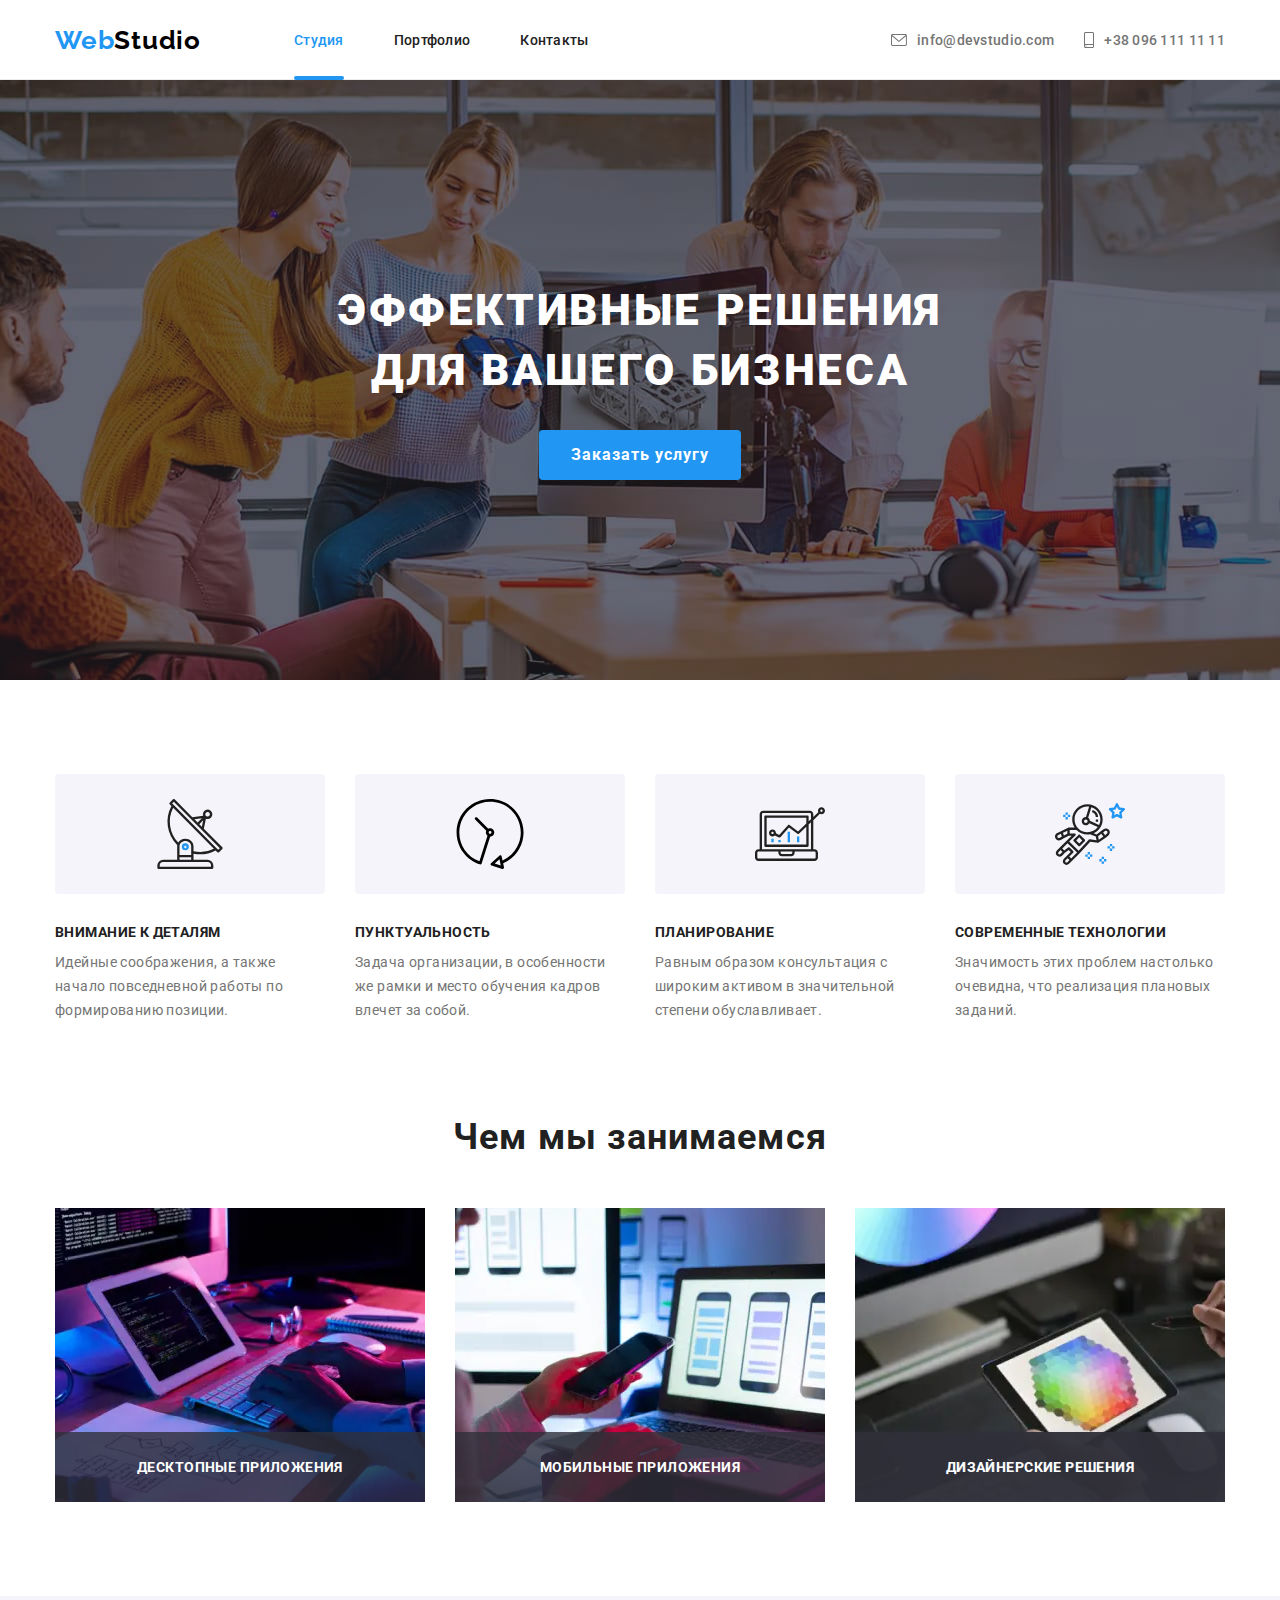
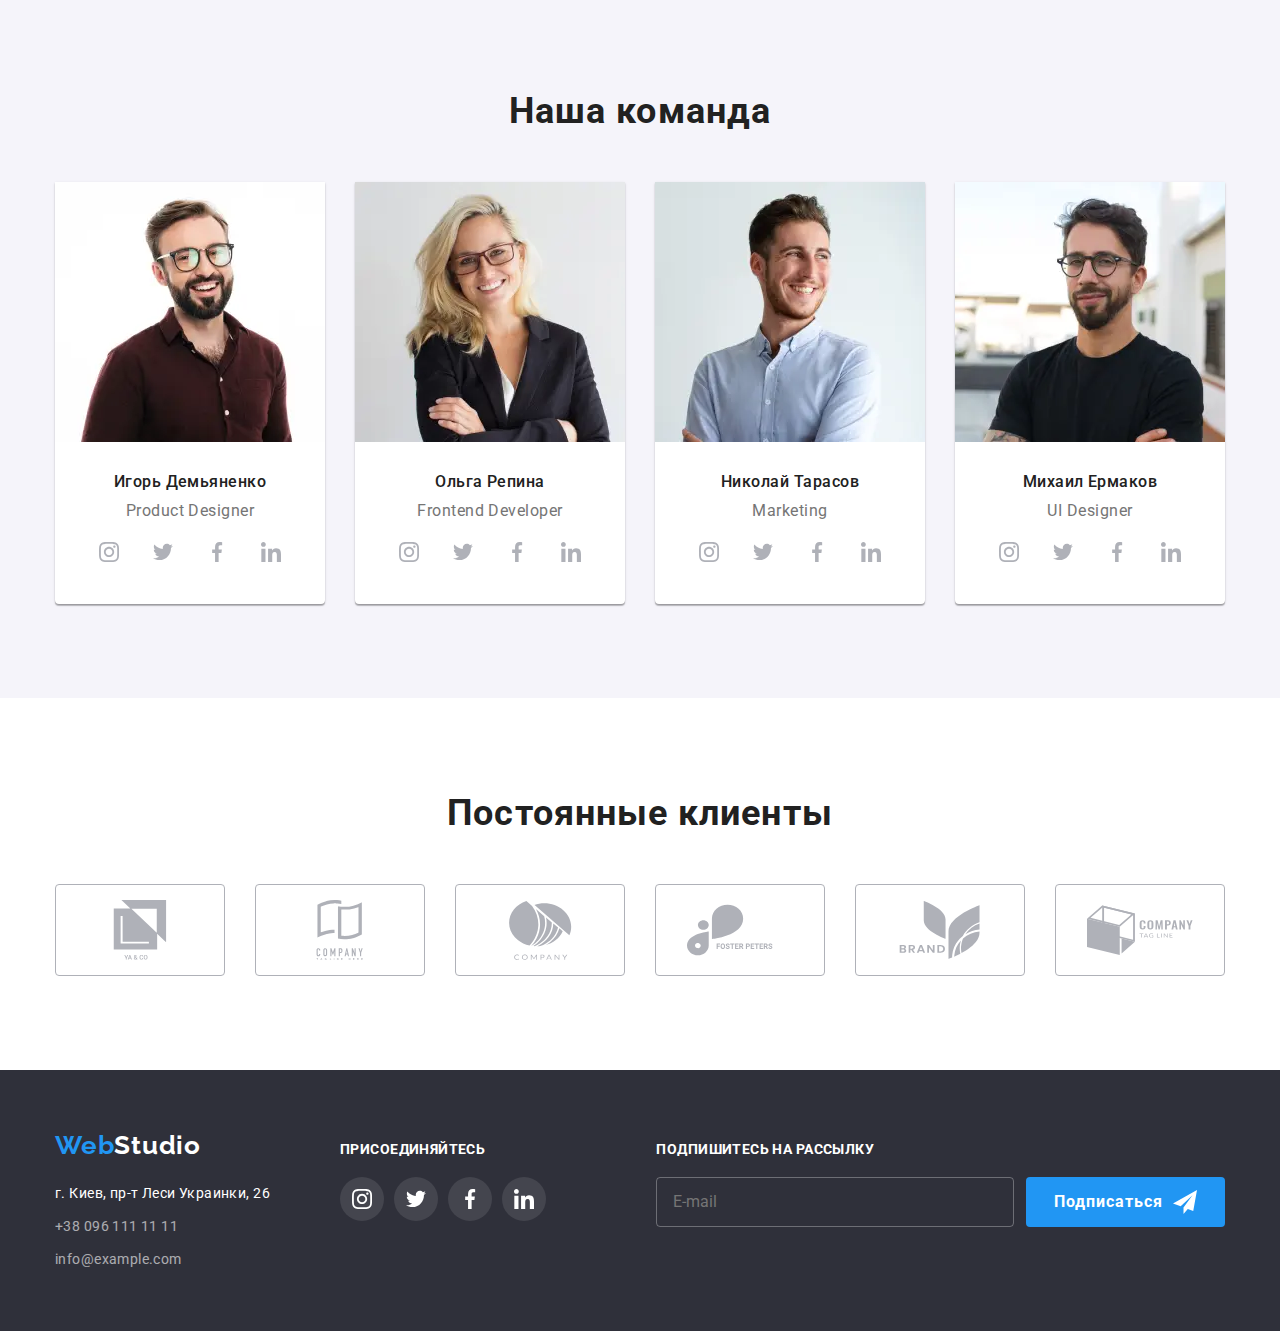
<file: index.html>
<!DOCTYPE html>
<html lang="ru">
  <head>
    <meta charset="UTF-8" />
    <meta http-equiv="X-UA-Compatible" content="IE=edge" />
    <meta name="viewport" content="width=device-width, initial-scale=1.0" />
    <title>Document</title>
    <link rel="preconnect" href="https://fonts.googleapis.com" />
    <link rel="preconnect" href="https://fonts.gstatic.com" crossorigin />
    <link
      href="https://fonts.googleapis.com/css2?family=Raleway:wght@700&family=Roboto:wght@400;500;700;900&display=swap"
      rel="stylesheet"
    />
    <link rel="stylesheet" href="./css/main.min.css" />
  </head>

  <body>
    <!-- header section -->
    <header class="header">
      <div class="container header__container">
        <nav class="navigation">
          <a class="logo header__logo link" lang="en" href="index.html">
            Web<span class="logo__theme_light">Studio</span>
          </a>
          <ul class="nav-list list">
            <li class="nav-list__item">
              <a class="nav-list__link link nav-list__link_current" href="./index.html">Студия</a>
            </li>
            <li class="nav-list__item">
              <a class="nav-list__link link" href="./portfolio.html">Портфолио</a>
            </li>
            <li class="nav-list__item">
              <a class="nav-list__link link" href="">Контакты</a>
            </li>
          </ul>
        </nav>
        <ul class="contact-list header__contact-list list">
          <li class="contact-list__item header__contact-list__item">
            <a
              class="contact-list__link header__contact-list__link contact-list__link_theme_light link"
              href="mailto:info@devstudio.com"
            >
              <svg class="contact-list__icon" width="16" height="12">
                <use href="./images/icons.svg#envelope"></use>
              </svg>
              info@devstudio.com</a
            >
          </li>
          <li class="contact-list__item header__contact-list__item">
            <a
              class="contact-list__link header__contact-list__link contact-list__link_theme_light link"
              href="tel:+380961111111"
            >
              <svg class="contact-list__icon" width="10" height="16">
                <use href="./images/icons.svg#smartphone"></use>
              </svg>
              +38 096 111 11 11</a
            >
          </li>
        </ul>
        <button type="button" class="menu-btn menu-btn-open" data-menu-open>
          <svg class="menu-button_img" width="40" height="40">
            <use class="icon-cross" href="./images/icons.svg#menu"></use>
          </svg>
        </button>
        <div class="mobile-menu" data-menu>
          <div class="container mobile-menu__container">
            <button type="button" class="menu-btn menu-btn-close" data-menu-close>
              <svg class="menu-button_img" width="40" height="40">
                <use class="icon-cross" href="./images/icons.svg#cross"></use>
              </svg>
            </button>
            <ul class="mobile-nav-list list">
              <li class="mobile-nav-list__item">
                <a
                  href="./index.html"
                  class="mobile-nav-list__link mobile-nav-list__link_current link"
                  >Студия</a
                >
              </li>
              <li class="mobile-nav-list__item">
                <a href="./portfolio.html" class="mobile-nav-list__link link">Портфолио</a>
              </li>
              <li class="mobile-nav-list__item">
                <a href="" class="mobile-nav-list__link link">Контакты</a>
              </li>
            </ul>
            <div class="mobile-contact-wrapper">
              <ul class="mobile-contats-list list">
                <li class="mobile-contats-list__item">
                  <a class="mobile-contats-list__link link" href="tel:+380961111111"
                    >+38 096 111 11 11</a
                  >
                </li>
                <li class="mobile-contats-list__item">
                  <a class="mobile-contats-list__link link" href="mailto:info@devstudio.com"
                    >info@devstudio.com</a
                  >
                </li>
              </ul>
              <ul class="menu-socials-list list">
                <li class="menu-socials-list__item">
                  <a class="menu-socials-list__link link" href="">Instagram</a>
                </li>
                <li class="menu-socials-list__item">
                  <a class="menu-socials-list__link link" href="">Twitter</a>
                </li>
                <li class="menu-socials-list__item">
                  <a class="menu-socials-list__link link" href="">Facebook</a>
                </li>
                <li class="menu-socials-list__item">
                  <a class="menu-socials-list__link link" href="">LinkedIn</a>
                </li>
              </ul>
            </div>
          </div>
        </div>
      </div>
    </header>
    <!-- main content section -->
    <main class="main-section">
      <!-- hero section -->
      <section class="hero">
        <div class="container hero-container">
          <h1 class="title">Эффективные решения<br />для вашего бизнеса</h1>
          <button class="button" type="button" data-modal-open>Заказать услугу</button>
        </div>
      </section>
      <!--main features-->
      <section class="main-features section">
        <div class="container main-features-container">
          <h2 class="section-title visually-hidden">наши преимущества</h2>
          <ul class="features-list list">
            <li class="features-list__item satellite-dish">
              <h3 class="subtitle features-list__subtitle">Внимание к деталям</h3>
              <p class="description">
                Идейные соображения, а также начало повседневной работы по формированию позиции.
              </p>
            </li>
            <li class="features-list__item watches">
              <h3 class="subtitle features-list__subtitle">Пунктуальность</h3>
              <p class="description">
                Задача организации, в особенности же рамки и место обучения кадров влечет за собой.
              </p>
            </li>
            <li class="features-list__item diagram">
              <h3 class="subtitle features-list__subtitle">Планирование</h3>
              <p class="description">
                Равным образом консультация с широким активом в значительной степени обуславливает.
              </p>
            </li>
            <li class="features-list__item astronaut">
              <h3 class="subtitle features-list__subtitle">Современные технологии</h3>
              <p class="description">
                Значимость этих проблем настолько очевидна, что реализация плановых заданий.
              </p>
            </li>
          </ul>
        </div>
      </section>
      <!-- what-we-do section -->
      <section class="main-products section">
        <div class="container main-products-container">
          <h2 class="section-title">Чем мы занимаемся</h2>
          <ul class="product-list list">
            <li class="product-list__item">
              <picture>
                <source
                  srcset="
                    ./images/product-img/desktop-box-1.webp    1x,
                    ./images/product-img/desktop-box-1@2x.webp 2x
                  "
                  type="image/webp"
                />
                <source
                  srcset="
                    ./images/product-img/desktop-box-1.jpg    1x,
                    ./images/product-img/desktop-box-1@2x.jpg 2x
                  "
                />
                <img
                  class="product-list__img"
                  src="./images/product-img/desktop-box-1.jpg"
                  alt="процесс разработки"
                />
              </picture>
              <h3 class="subtitle product-list__subtitle">Десктопные приложения</h3>
            </li>
            <li class="product-list__item">
              <picture>
                <source
                  srcset="
                    ./images/product-img/desktop-box-2.webp    1x,
                    ./images/product-img/desktop-box-2@2x.webp 2x
                  "
                  type="image/webp"
                />
                <source
                  srcset="
                    ./images/product-img/desktop-box-2.jpg    1x,
                    ./images/product-img/desktop-box-2@2x.jpg 2x
                  "
                />
                <img
                  class="product-list__img"
                  src="./images/product-img/desktop-box-2.jpg"
                  alt="процесс разработки"
                />
              </picture>
              <h3 class="subtitle product-list__subtitle">Мобильные приложения</h3>
            </li>
            <li class="product-list__item">
              <picture>
                <source
                  srcset="
                    ./images/product-img/desktop-box-3.webp    1x,
                    ./images/product-img/desktop-box-3@2x.webp 2x
                  "
                  type="image/webp"
                />
                <source
                  srcset="
                    ./images/product-img/desktop-box-3.jpg    1x,
                    ./images/product-img/desktop-box-3@2x.jpg 2x
                  "
                />
                <img
                  class="product-list__img"
                  src="./images/product-img/desktop-box-3.jpg"
                  alt="процесс разработки"
                />
              </picture>
              <h3 class="subtitle product-list__subtitle">Дизайнерские решения</h3>
            </li>
          </ul>
        </div>
      </section>
      <!-- Our team section -->
      <section class="team section">
        <div class="container team__container">
          <h2 class="section-title">Наша команда</h2>
          <ul class="employee-list list">
            <li class="employee-list__item">
              <picture>
                <source
                  srcset="
                    ./images/employees-photo/desktop-product-designer.webp    1x,
                    ./images/employees-photo/desktop-product-designer@2x.webp 2x
                  "
                  media="(min-width: 1200px)"
                  type="image/webp"
                />
                <source
                  srcset="
                    ./images/employees-photo/desktop-product-designer.jpg    1x,
                    ./images/employees-photo/desktop-product-designer@2x.jpg 2x
                  "
                  media="(min-width: 1200px)"
                />
                <source
                  srcset="
                    ./images/employees-photo/tablet-product-designer.webp    1x,
                    ./images/employees-photo/tablet-product-designer@2x.webp 2x
                  "
                  media="(min-width: 768px)"
                  type="image/webp"
                />
                <source
                  srcset="
                    ./images/employees-photo/tablet-product-designer.jpg    1x,
                    ./images/employees-photo/tablet-product-designer@2x.jpg 2x
                  "
                  media="(min-width: 768px)"
                />
                <source
                  srcset="
                    ./images/employees-photo/mobile-product-designer.webp    1x,
                    ./images/employees-photo/mobile-product-designer@2x.webp 2x
                  "
                  media="(max-width: 767px)"
                  type="image/webp"
                />
                <source
                  srcset="
                    ./images/employees-photo/mobile-product-designer.jpg    1x,
                    ./images/employees-photo/mobile-product-designer@2x.jpg 2x
                  "
                  media="(max-width: 767px)"
                />
                <img
                  class="employee-list__img"
                  src="./images/employees-photo/mobile-product-designer.jpg"
                  alt="Игорь Демьяненко"
                />
              </picture>
              <div class="employee-data">
                <h3 class="employee-data__name">Игорь Демьяненко</h3>
                <p class="employee-data__position" lang="en">Product Designer</p>
                <ul class="social-list list">
                  <li class="social-list__item">
                    <a href="" class="social-list__link social-list__link_theme_light link">
                      <svg class="social-list__icon" width="20" height="20">
                        <use href="./images/icons.svg#instagram"></use>
                      </svg>
                    </a>
                  </li>
                  <li class="social-list__item">
                    <a href="" class="social-list__link social-list__link_theme_light link">
                      <svg class="social-list__icon" width="20" height="20">
                        <use href="./images/icons.svg#twitter"></use>
                      </svg>
                    </a>
                  </li>
                  <li class="social-list__item">
                    <a href="" class="social-list__link social-list__link_theme_light link">
                      <svg class="social-list__icon" width="20" height="20">
                        <use href="./images/icons.svg#facebook"></use>
                      </svg>
                    </a>
                  </li>
                  <li class="social-list__item">
                    <a href="" class="social-list__link social-list__link_theme_light link">
                      <svg class="social-list__icon" width="20" height="20">
                        <use href="./images/icons.svg#linkedin"></use>
                      </svg>
                    </a>
                  </li>
                </ul>
              </div>
            </li>
            <li class="employee-list__item">
              <picture>
                <source
                  srcset="
                    ./images/employees-photo/desktop-frontend-developer.webp    1x,
                    ./images/employees-photo/desktop-frontend-developer@2x.webp 2x
                  "
                  media="(min-width: 1200px)"
                  type="image/webp"
                />
                <source
                  srcset="
                    ./images/employees-photo/desktop-frontend-developer.jpg    1x,
                    ./images/employees-photo/desktop-frontend-developer@2x.jpg 2x
                  "
                  media="(min-width: 1200px)"
                />
                <source
                  srcset="
                    ./images/employees-photo/tablet-frontend-developer.webp    1x,
                    ./images/employees-photo/tablet-frontend-developer@2x.webp 2x
                  "
                  media="(min-width: 768px)"
                  type="image/webp"
                />
                <source
                  srcset="
                    ./images/employees-photo/tablet-frontend-developer.jpg    1x,
                    ./images/employees-photo/tablet-frontend-developer@2x.jpg 2x
                  "
                  media="(min-width: 768px)"
                />
                <source
                  srcset="
                    ./images/employees-photo/mobile-frontend-developer.webp    1x,
                    ./images/employees-photo/mobile-frontend-developer@2x.webp 2x
                  "
                  media="(max-width: 767px)"
                  type="image/webp"
                />
                <source
                  srcset="
                    ./images/employees-photo/mobile-frontend-developer.jpg    1x,
                    ./images/employees-photo/mobile-frontend-developer@2x.jpg 2x
                  "
                  media="(max-width: 767px)"
                />
                <img
                  class="employee-list__img"
                  src="./images/employees-photo/mobile-frontend-developer.jpg"
                  alt="Игорь Демьяненко"
                />
              </picture>
              <div class="employee-data">
                <h3 class="employee-data__name">Ольга Репина</h3>
                <p class="employee-data__position">Frontend Developer</p>
                <ul class="social-list list">
                  <li class="social-list__item">
                    <a href="" class="social-list__link social-list__link_theme_light link">
                      <svg class="social-list__icon" width="20" height="20">
                        <use href="./images/icons.svg#instagram"></use>
                      </svg>
                    </a>
                  </li>
                  <li class="social-list__item">
                    <a href="" class="social-list__link social-list__link_theme_light link">
                      <svg class="social-list__icon" width="20" height="20">
                        <use href="./images/icons.svg#twitter"></use>
                      </svg>
                    </a>
                  </li>
                  <li class="social-list__item">
                    <a href="" class="social-list__link social-list__link_theme_light link">
                      <svg class="social-list__icon" width="20" height="20">
                        <use href="./images/icons.svg#facebook"></use>
                      </svg>
                    </a>
                  </li>
                  <li class="social-list__item">
                    <a href="" class="social-list__link social-list__link_theme_light link">
                      <svg class="social-list__icon" width="20" height="20">
                        <use href="./images/icons.svg#linkedin"></use>
                      </svg>
                    </a>
                  </li>
                </ul>
              </div>
            </li>
            <li class="employee-list__item">
              <picture>
                <source
                  srcset="
                    ./images/employees-photo/desktop-marketing.webp    1x,
                    ./images/employees-photo/desktop-marketing@2x.webp 2x
                  "
                  media="(min-width: 1200px)"
                  type="image/webp"
                />
                <source
                  srcset="
                    ./images/employees-photo/desktop-marketing.jpg    1x,
                    ./images/employees-photo/desktop-marketing@2x.jpg 2x
                  "
                  media="(min-width: 1200px)"
                />
                <source
                  srcset="
                    ./images/employees-photo/tablet-marketing.webp    1x,
                    ./images/employees-photo/tablet-marketing@2x.webp 2x
                  "
                  media="(min-width: 768px)"
                  type="image/webp"
                />
                <source
                  srcset="
                    ./images/employees-photo/tablet-marketing.jpg    1x,
                    ./images/employees-photo/tablet-marketing@2x.jpg 2x
                  "
                  media="(min-width: 768px)"
                />
                <source
                  srcset="
                    ./images/employees-photo/mobile-marketing.webp    1x,
                    ./images/employees-photo/mobile-marketing@2x.webp 2x
                  "
                  media="(max-width: 767px)"
                  type="image/webp"
                />
                <source
                  srcset="
                    ./images/employees-photo/mobile-marketing.jpg    1x,
                    ./images/employees-photo/mobile-marketing@2x.jpg 2x
                  "
                  media="(max-width: 767px)"
                />
                <img
                  class="employee-list__img"
                  src="./images/employees-photo/mobile-marketing.jpg"
                  alt="Игорь Демьяненко"
                />
              </picture>
              <div class="employee-data">
                <h3 class="employee-data__name">Николай Тарасов</h3>
                <p class="employee-data__position">Marketing</p>
                <ul class="social-list list">
                  <li class="social-list__item">
                    <a href="" class="social-list__link social-list__link_theme_light link">
                      <svg class="social-list__icon" width="20" height="20">
                        <use href="./images/icons.svg#instagram"></use>
                      </svg>
                    </a>
                  </li>
                  <li class="social-list__item">
                    <a href="" class="social-list__link social-list__link_theme_light link">
                      <svg class="social-list__icon" width="20" height="20">
                        <use href="./images/icons.svg#twitter"></use>
                      </svg>
                    </a>
                  </li>
                  <li class="social-list__item">
                    <a href="" class="social-list__link social-list__link_theme_light link">
                      <svg class="social-list__icon" width="20" height="20">
                        <use href="./images/icons.svg#facebook"></use>
                      </svg>
                    </a>
                  </li>
                  <li class="social-list__item">
                    <a href="" class="social-list__link social-list__link_theme_light link">
                      <svg class="social-list__icon" width="20" height="20">
                        <use href="./images/icons.svg#linkedin"></use>
                      </svg>
                    </a>
                  </li>
                </ul>
              </div>
            </li>
            <li class="employee-list__item">
              <picture>
                <source
                  srcset="
                    ./images/employees-photo/desktop-ui-designer.webp    1x,
                    ./images/employees-photo/desktop-ui-designer@2x.webp 2x
                  "
                  media="(min-width: 1200px)"
                  type="image/webp"
                />
                <source
                  srcset="
                    ./images/employees-photo/desktop-ui-designer.jpg    1x,
                    ./images/employees-photo/desktop-ui-designer@2x.jpg 2x
                  "
                  media="(min-width: 1200px)"
                />
                <source
                  srcset="
                    ./images/employees-photo/tablet-ui-designer.webp    1x,
                    ./images/employees-photo/tablet-ui-designer@2x.webp 2x
                  "
                  media="(min-width: 768px)"
                  type="image/webp"
                />
                <source
                  srcset="
                    ./images/employees-photo/tablet-ui-designer.jpg    1x,
                    ./images/employees-photo/tablet-ui-designer@2x.jpg 2x
                  "
                  media="(min-width: 768px)"
                />
                <source
                  srcset="
                    ./images/employees-photo/mobile-ui-designer.webp    1x,
                    ./images/employees-photo/mobile-ui-designer@2x.webp 2x
                  "
                  media="(max-width: 767px)"
                  type="image/webp"
                />
                <source
                  srcset="
                    ./images/employees-photo/mobile-ui-designer.jpg    1x,
                    ./images/employees-photo/mobile-ui-designer@2x.jpg 2x
                  "
                  media="(max-width: 767px)"
                />
                <img
                  class="employee-list__img"
                  src="./images/employees-photo/mobile-ui-designer.jpg"
                  alt="Игорь Демьяненко"
                />
              </picture>
              <div class="employee-data">
                <h3 class="employee-data__name">Михаил Ермаков</h3>
                <p class="employee-data__position">UI Designer</p>
                <ul class="social-list list">
                  <li class="social-list__item">
                    <a href="" class="social-list__link social-list__link_theme_light link">
                      <svg class="social-list__icon" width="20" height="20">
                        <use href="./images/icons.svg#instagram"></use>
                      </svg>
                    </a>
                  </li>
                  <li class="social-list__item">
                    <a href="" class="social-list__link social-list__link_theme_light link">
                      <svg class="social-list__icon" width="20" height="20">
                        <use href="./images/icons.svg#twitter"></use>
                      </svg>
                    </a>
                  </li>
                  <li class="social-list__item">
                    <a href="" class="social-list__link social-list__link_theme_light link">
                      <svg class="social-list__icon" width="20" height="20">
                        <use href="./images/icons.svg#facebook"></use>
                      </svg>
                    </a>
                  </li>
                  <li class="social-list__item">
                    <a href="" class="social-list__link social-list__link_theme_light link">
                      <svg class="social-list__icon" width="20" height="20">
                        <use href="./images/icons.svg#linkedin"></use>
                      </svg>
                    </a>
                  </li>
                </ul>
              </div>
            </li>
          </ul>
        </div>
      </section>
      <section class="clients section">
        <div class="container clients-container">
          <h2 class="section-title">Постоянные клиенты</h2>
          <ul class="client-list list">
            <li class="client-list__item">
              <a href="" class="client-list__link">
                <svg class="client-list__icon" width="106" height="60">
                  <use href="./images/icons.svg#logo-ya-co"></use>
                </svg>
              </a>
            </li>
            <li class="client-list__item">
              <a href="" class="client-list__link">
                <svg class="client-list__icon" width="106" height="60">
                  <use href="./images/icons.svg#logo-company-tegline"></use>
                </svg>
              </a>
            </li>
            <li class="client-list__item">
              <a href="" class="client-list__link">
                <svg class="client-list__icon" width="106" height="60">
                  <use href="./images/icons.svg#logo-company"></use>
                </svg>
              </a>
            </li>
            <li class="client-list__item">
              <a href="" class="client-list__link">
                <svg class="client-list__icon" width="106" height="60">
                  <use href="./images/icons.svg#logo-foster-peters"></use>
                </svg>
              </a>
            </li>
            <li class="client-list__item">
              <a href="" class="client-list__link">
                <svg class="client-list__icon" width="106" height="60">
                  <use href="./images/icons.svg#logo-brand"></use>
                </svg>
              </a>
            </li>
            <li class="client-list__item">
              <a href="" class="client-list__link">
                <svg class="client-list__icon" width="106" height="60">
                  <use href="./images/icons.svg#logo-company-tag-line"></use>
                </svg>
              </a>
            </li>
          </ul>
        </div>
      </section>
    </main>

    <!-- footer section -->

    <footer class="footer">
      <div class="container footer__container">
        <div class="contacts-container">
          <a class="logo footer_logo link" lang="en" href="index.html">
            Web<span class="logo__theme_dark">Studio</span>
          </a>
          <address class="address">
            <p class="description address__description">г. Киев, пр-т Леси Украинки, 26</p>
            <ul class="contact-list list">
              <li class="contact-list__item footer__contact-list__item">
                <a
                  class="contact-list__link contact-list__link_theme_dark description link"
                  href="tel:+380961111111"
                >
                  +38 096 111 11 11</a
                >
              </li>
              <li class="contact-list__item footer__contact-list__item">
                <a
                  class="contact-list__link contact-list__link_theme_dark description link"
                  href="mailto:info@devstudio.com"
                >
                  info@example.com</a
                >
              </li>
            </ul>
          </address>
        </div>

        <div class="social-networks">
          <h3 class="subtitle subtitle__theme_dark footer__subtitle">присоединяйтесь</h3>
          <ul class="social-list list">
            <li class="social-list__item">
              <a href="" class="social-list__link social-list__link_theme_dark link">
                <svg class="social-list__icon" width="20" height="20">
                  <use href="./images/icons.svg#instagram"></use>
                </svg>
              </a>
            </li>
            <li class="social-list__item">
              <a href="" class="social-list__link social-list__link_theme_dark link">
                <svg class="social-list__icon" width="20" height="20">
                  <use href="./images/icons.svg#twitter"></use>
                </svg>
              </a>
            </li>
            <li class="social-list__item">
              <a href="" class="social-list__link social-list__link_theme_dark link">
                <svg class="social-list__icon" width="20" height="20">
                  <use href="./images/icons.svg#facebook"></use>
                </svg>
              </a>
            </li>
            <li class="social-list__item">
              <a href="" class="social-list__link social-list__link_theme_dark link">
                <svg class="social-list__icon" width="20" height="20">
                  <use href="./images/icons.svg#linkedin"></use>
                </svg>
              </a>
            </li>
          </ul>
        </div>
        <div class="footer-form-container">
          <h3 class="subtitle subtitle__theme_dark footer__subtitle">Подпишитесь на рассылку</h3>
          <form class="footer-form">
            <label class="footer-form__field">
              <input class="footer-form__input" type="email" placeholder="E-mail" />
            </label>
            <button class="button footer-form__button" type="submit">
              <span class="button__name">Подписаться</span>
              <svg class="button__icon footer-form__button__icon" width="24" height="24">
                <use href="./images/icons.svg#telegram"></use>
              </svg>
            </button>
          </form>
        </div>
      </div>
    </footer>
    <!--   window -->
    <div class="backdrop is-hidden" data-modal>
      <div class="modal">
        <button type="button" class="modal-close-btn" data-modal-close>
          <svg class="modal-icon-close" width="18" height="18">
            <use href="./images/icons.svg#icon-close"></use>
          </svg>
        </button>
        <p class="modal__title">Оставьте свои данные, мы вам перезвоним</p>
        <form class="contact-form">
          <label class="contact-form__field">
            <!-- <span class="contact-label">Имя</span> -->
            Имя
            <span class="contact-form__container">
              <input class="contact-form__input" type="text" name="name" />
              <svg class="contact-form__icon" width="18" height="18">
                <use href="./images/icons.svg#icon-person-form"></use>
              </svg>
            </span>
          </label>
          <label class="contact-form__field">
            Телефон
            <span class="contact-form__container">
              <input class="contact-form__input" type="tel" name="phone" />
              <svg class="contact-form__icon" width="18" height="18">
                <use href="./images/icons.svg#icon-phone-form"></use>
              </svg>
            </span>
          </label>
          <label class="contact-form__field">
            Почта
            <span class="contact-form__container">
              <input class="contact-form__input" type="email" name="mail" />
              <svg class="contact-form__icon" width="18" height="18">
                <use href="./images/icons.svg#icon-email-form"></use>
              </svg>
            </span>
          </label>
          <label class="contact-form__field contact-form__field_textarea">
            Комментарий
            <textarea
              class="contact-form__input contact-form__input_textarea"
              name="user-message"
              placeholder="Введите текст"
            ></textarea>
          </label>
          <div class="checkbox">
            <input
              class="checkbox__input visually-hidden"
              type="checkbox"
              value="license"
              id="license"
            />
            <label class="checkbox__field" for="license">
              Соглашаюсь с рассылкой и принимаю&nbsp;
              <a class="license-link" href="">Условия договора</a>
              <span class="checkbox__icon"></span>
            </label>
          </div>

          <button class="button" type="submit">Отправить</button>
        </form>
      </div>
    </div>
    <script src="./js/modal.js"></script>
    <script src="./js/menu.js"></script>
  </body>
</html>
</file>
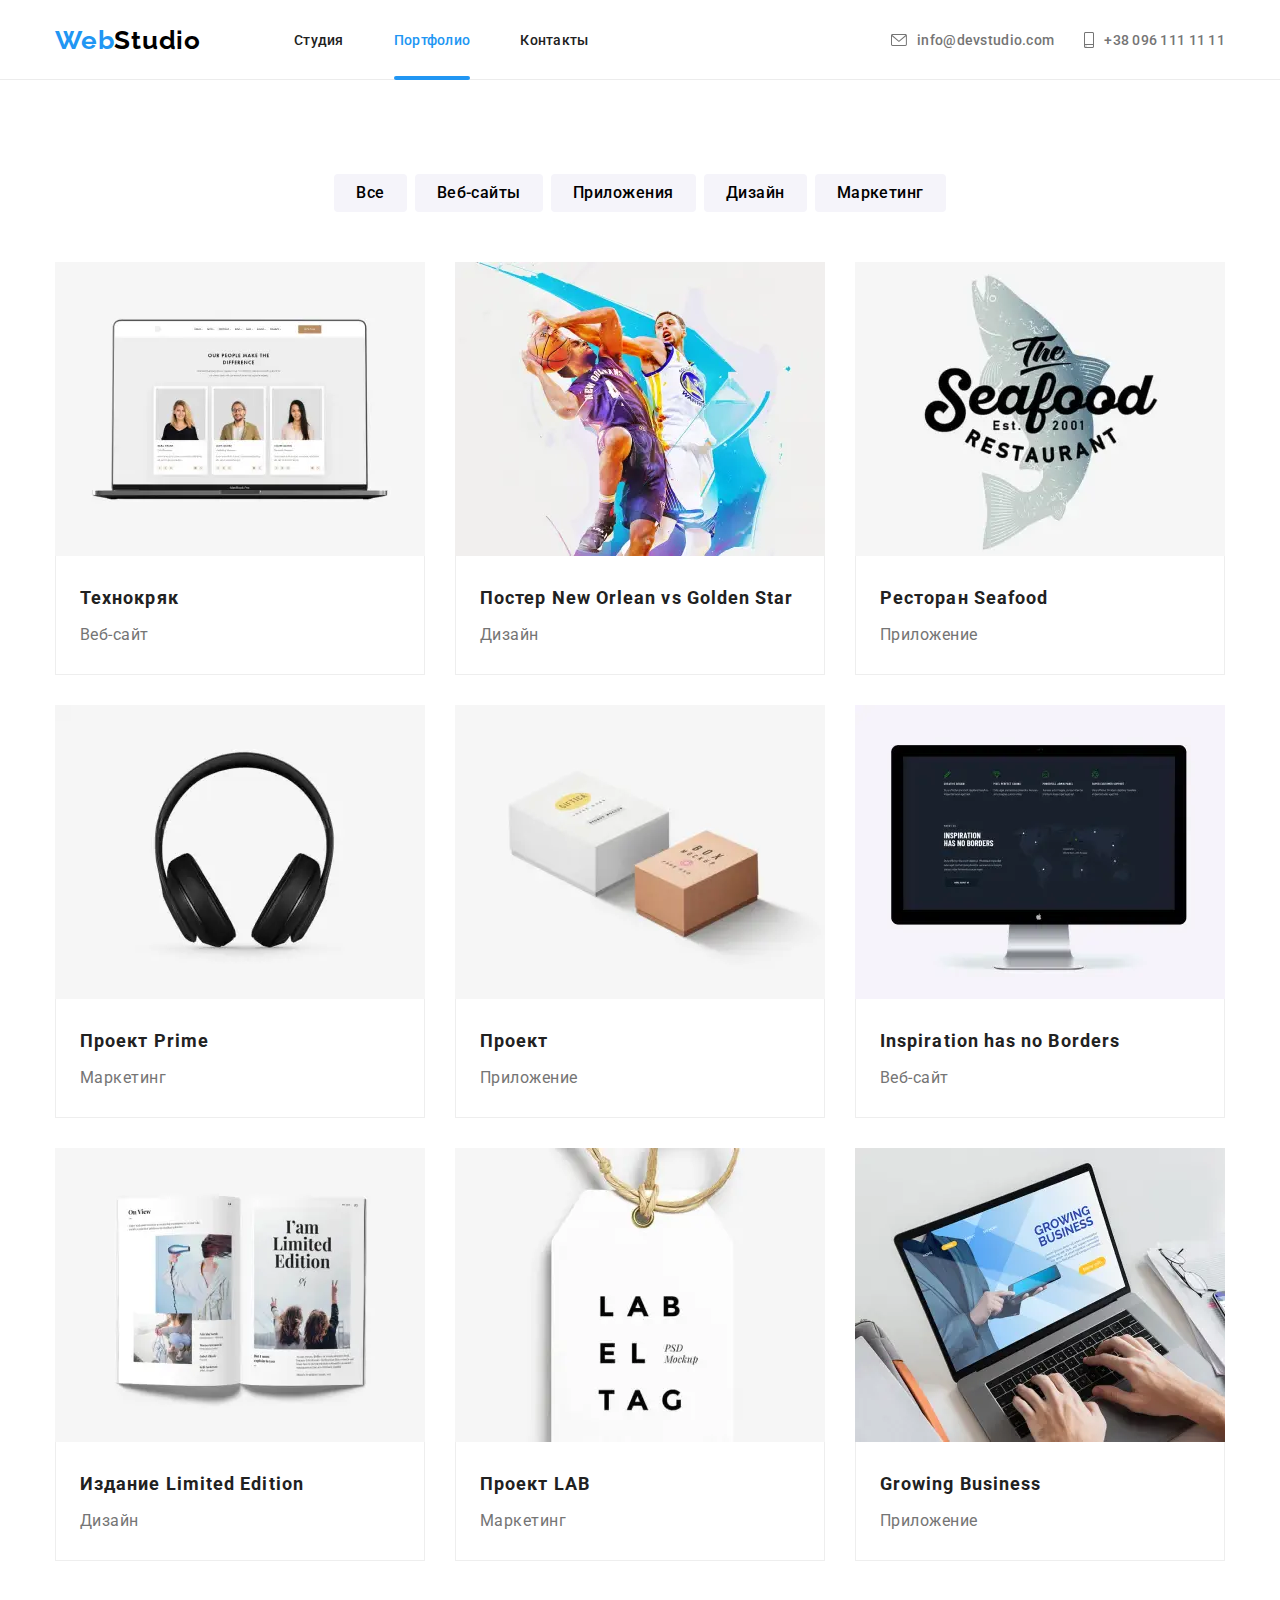
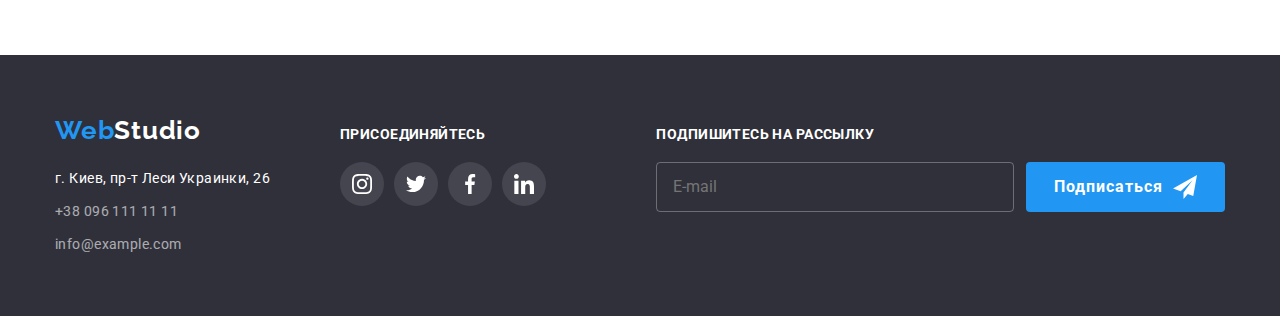
<file: portfolio.html>
<!DOCTYPE html>
<html lang="ru">
  <head>
    <meta charset="UTF-8" />
    <meta http-equiv="X-UA-Compatible" content="IE=edge" />
    <meta name="viewport" content="width=device-width, initial-scale=1.0" />
    <title>Document</title>
    <link rel="preconnect" href="https://fonts.googleapis.com" />
    <link rel="preconnect" href="https://fonts.gstatic.com" crossorigin />
    <link
      href="https://fonts.googleapis.com/css2?family=Raleway:wght@700&family=Roboto:wght@400;500;700;900&display=swap"
      rel="stylesheet"
    />
    <link rel="stylesheet" href="./css/main.min.css" />
  </head>

  <body>
    <!-- header section -->
    <header class="header">
      <div class="container header__container">
        <nav class="navigation">
          <a class="logo header__logo link" lang="en" href="index.html">
            Web<span class="logo__theme_light">Studio</span>
          </a>
          <ul class="nav-list list">
            <li class="nav-list__item">
              <a class="nav-list__link link" href="./index.html">Студия</a>
            </li>
            <li class="nav-list__item">
              <a class="nav-list__link nav-list__link_current link" href="./portfolio.html"
                >Портфолио</a
              >
            </li>
            <li class="nav-list__item">
              <a class="nav-list__link link" href="">Контакты</a>
            </li>
          </ul>
        </nav>
        <ul class="contact-list header__contact-list list">
          <li class="contact-list__item header__contact-list__item">
            <a
              class="contact-list__link header__contact-list__link contact-list__link_theme_light link"
              href="mailto:info@devstudio.com"
            >
              <svg class="contact-list__icon" width="16" height="12">
                <use href="./images/icons.svg#envelope"></use>
              </svg>
              info@devstudio.com</a
            >
          </li>
          <li class="contact-list__item header__contact-list__item">
            <a
              class="contact-list__link header__contact-list__link contact-list__link_theme_light link"
              href="tel:+380961111111"
            >
              <svg class="contact-list__icon" width="10" height="16">
                <use href="./images/icons.svg#smartphone"></use>
              </svg>
              +38 096 111 11 11</a
            >
          </li>
        </ul>
        <button type="button" class="menu-btn menu-btn-open" data-menu-open>
          <svg class="menu-button_img" width="40" height="40">
            <use class="icon-cross" href="./images/icons.svg#menu"></use>
          </svg>
        </button>
        <div class="mobile-menu" data-menu>
          <div class="container mobile-menu__container">
            <button type="button" class="menu-btn menu-btn-close" data-menu-close>
              <svg class="menu-button_img" width="40" height="40">
                <use class="icon-cross" href="./images/icons.svg#cross"></use>
              </svg>
            </button>
            <ul class="mobile-nav-list list">
              <li class="mobile-nav-list__item">
                <a href="./index.html" class="mobile-nav-list__link link">Студия</a>
              </li>
              <li class="mobile-nav-list__item">
                <a
                  href="./portfolio.html"
                  class="mobile-nav-list__link mobile-nav-list__link_current link"
                  >Портфолио</a
                >
              </li>
              <li class="mobile-nav-list__item">
                <a href="" class="mobile-nav-list__link link">Контакты</a>
              </li>
            </ul>
            <div class="mobile-contact-wrapper">
              <ul class="mobile-contats-list list">
                <li class="mobile-contats-list__item">
                  <a class="mobile-contats-list__link link" href="tel:+380961111111"
                    >+38 096 111 11 11</a
                  >
                </li>
                <li class="mobile-contats-list__item">
                  <a class="mobile-contats-list__link link" href="mailto:info@devstudio.com"
                    >info@devstudio.com</a
                  >
                </li>
              </ul>
              <ul class="menu-socials-list list">
                <li class="menu-socials-list__item">
                  <a class="menu-socials-list__link link" href="">Instagram</a>
                </li>
                <li class="menu-socials-list__item">
                  <a class="menu-socials-list__link link" href="">Twitter</a>
                </li>
                <li class="menu-socials-list__item">
                  <a class="menu-socials-list__link link" href="">Facebook</a>
                </li>
                <li class="menu-socials-list__item">
                  <a class="menu-socials-list__link link" href="">LinkedIn</a>
                </li>
              </ul>
            </div>
          </div>
        </div>
      </div>
    </header>
    <!-- main content section -->
    <main class="portfolio">
      <!-- Filter section -->
      <section class="portfolio-filter section">
        <h1 class="title visually-hidden">Портфолио</h1>
        <div class="container">
          <h2 class="section-title visually-hidden">Примеры работ</h2>
          <ul class="button-list list">
            <li class="button-list__item">
              <button class="button-list__button" type="button">Все</button>
            </li>
            <li class="button-list__item">
              <button class="button-list__button" type="button">Веб-сайты</button>
            </li>
            <li class="button-list__item">
              <button class="button-list__button" type="button">Приложения</button>
            </li>
            <li class="button-list__item">
              <button class="button-list__button" type="button">Дизайн</button>
            </li>
            <li class="button-list__item">
              <button class="button-list__button" type="button">Маркетинг</button>
            </li>
          </ul>
          <ul class="portfolio-list list">
            <li class="portfolio-list__item">
              <a href="" class="portfolio-list__link link">
                <div class="overlay">
                  <picture>
                    <source
                      srcset="
                        ./images/portfolio-img/desktop-portfolio-img-1.webp    1x,
                        ./images/portfolio-img/desktop-portfolio-img-1@2x.webp 2x
                      "
                      media="(min-width: 1200px)"
                      type="image/webp"
                    />
                    <source
                      srcset="
                        ./images/portfolio-img/desktop-portfolio-img-1.jpg    1x,
                        ./images/portfolio-img/desktop-portfolio-img-1@2x.jpg 2x
                      "
                      media="(min-width: 1200px)"
                    />
                    <source
                      srcset="
                        ./images/portfolio-img/tablet-portfolio-img-1.webp    1x,
                        ./images/portfolio-img/tablet-portfolio-img-1@2x.webp 2x
                      "
                      media="(min-width: 768px)"
                      type="image/webp"
                    />
                    <source
                      srcset="
                        ./images/portfolio-img/tablet-portfolio-img-1.jpg    1x,
                        ./images/portfolio-img/tablet-portfolio-img-1@2x.jpg 2x
                      "
                      media="(min-width: 768px)"
                    />
                    <source
                      srcset="
                        ./images/portfolio-img/mobile-portfolio-img-1.webp    1x,
                        ./images/portfolio-img/mobile-portfolio-img-1@2x.webp 2x
                      "
                      media="(max-width: 767px)"
                      type="image/webp"
                    />
                    <source
                      srcset="
                        ./images/portfolio-img/mobile-portfolio-img-1.jpg    1x,
                        ./images/portfolio-img/mobile-portfolio-img-1@2x.jpg 2x
                      "
                      media="(max-width: 767px)"
                    />
                    <img
                      class="overlay__img"
                      src="./images/portfolio-img/mobile-portfolio-img-1.jpg"
                      alt="ноутбук"
                    />
                  </picture>
                  <p class="overlay__description">
                    Технокряк это современная площадка распространения коронавируса. Компании
                    используют эту платформу для цифрового шпионажа и атак на защищённые сервера
                    конкурентов.
                  </p>
                </div>

                <div class="meta-data">
                  <h3 class="meta-data__name">Технокряк</h3>
                  <p class="meta-data__type">Веб-сайт</p>
                </div>
              </a>
            </li>
            <li class="portfolio-list__item">
              <a href="" class="portfolio-list__link link">
                <div class="overlay">
                  <picture>
                    <source
                      srcset="
                        ./images/portfolio-img/desktop-portfolio-img-2.webp    1x,
                        ./images/portfolio-img/desktop-portfolio-img-2@2x.webp 2x
                      "
                      media="(min-width: 1200px)"
                      type="image/webp"
                    />
                    <source
                      srcset="
                        ./images/portfolio-img/desktop-portfolio-img-2.jpg    1x,
                        ./images/portfolio-img/desktop-portfolio-img-2@2x.jpg 2x
                      "
                      media="(min-width: 1200px)"
                    />
                    <source
                      srcset="
                        ./images/portfolio-img/tablet-portfolio-img-2.webp    1x,
                        ./images/portfolio-img/tablet-portfolio-img-2@2x.webp 2x
                      "
                      media="(min-width: 768px)"
                      type="image/webp"
                    />
                    <source
                      srcset="
                        ./images/portfolio-img/tablet-portfolio-img-2.jpg    1x,
                        ./images/portfolio-img/tablet-portfolio-img-2@2x.jpg 2x
                      "
                      media="(min-width: 768px)"
                    />
                    <source
                      srcset="
                        ./images/portfolio-img/mobile-portfolio-img-2.webp    1x,
                        ./images/portfolio-img/mobile-portfolio-img-2@2x.webp 2x
                      "
                      media="(max-width: 767px)"
                      type="image/webp"
                    />
                    <source
                      srcset="
                        ./images/portfolio-img/mobile-portfolio-img-2.jpg    1x,
                        ./images/portfolio-img/mobile-portfolio-img-2@2x.jpg 2x
                      "
                      media="(max-width: 767px)"
                    />
                    <img
                      class="overlay__img"
                      src="./images/portfolio-img/mobile-portfolio-img-2.jpg"
                      alt="ноутбук"
                    />
                  </picture>
                  <p class="overlay__description">
                    Технокряк это современная площадка распространения коронавируса. Компании
                    используют эту платформу для цифрового шпионажа и атак на защищённые сервера
                    конкурентов.
                  </p>
                </div>

                <div class="meta-data">
                  <h3 class="meta-data__name">Постер New Orlean vs Golden Star</h3>
                  <p class="meta-data__type">Дизайн</p>
                </div>
              </a>
            </li>
            <li class="portfolio-list__item">
              <a href="" class="portfolio-list__link link">
                <div class="overlay">
                  <picture>
                    <source
                      srcset="
                        ./images/portfolio-img/desktop-portfolio-img-3.webp    1x,
                        ./images/portfolio-img/desktop-portfolio-img-3@2x.webp 2x
                      "
                      media="(min-width: 1200px)"
                      type="image/webp"
                    />
                    <source
                      srcset="
                        ./images/portfolio-img/desktop-portfolio-img-3.jpg    1x,
                        ./images/portfolio-img/desktop-portfolio-img-3@2x.jpg 2x
                      "
                      media="(min-width: 1200px)"
                    />
                    <source
                      srcset="
                        ./images/portfolio-img/tablet-portfolio-img-3.webp    1x,
                        ./images/portfolio-img/tablet-portfolio-img-3@2x.webp 2x
                      "
                      media="(min-width: 768px)"
                      type="image/webp"
                    />
                    <source
                      srcset="
                        ./images/portfolio-img/tablet-portfolio-img-3.jpg    1x,
                        ./images/portfolio-img/tablet-portfolio-img-3@2x.jpg 2x
                      "
                      media="(min-width: 768px)"
                    />
                    <source
                      srcset="
                        ./images/portfolio-img/mobile-portfolio-img-3.webp    1x,
                        ./images/portfolio-img/mobile-portfolio-img-3@2x.webp 2x
                      "
                      media="(max-width: 767px)"
                      type="image/webp"
                    />
                    <source
                      srcset="
                        ./images/portfolio-img/mobile-portfolio-img-3.jpg    1x,
                        ./images/portfolio-img/mobile-portfolio-img-3@2x.jpg 2x
                      "
                      media="(max-width: 767px)"
                    />
                    <img
                      class="overlay__img"
                      src="./images/portfolio-img/mobile-portfolio-img-3.jpg"
                      alt="ноутбук"
                    />
                  </picture>
                  <p class="overlay__description">
                    Технокряк это современная площадка распространения коронавируса. Компании
                    используют эту платформу для цифрового шпионажа и атак на защищённые сервера
                    конкурентов.
                  </p>
                </div>

                <div class="meta-data">
                  <h3 class="meta-data__name">Ресторан Seafood</h3>
                  <p class="meta-data__type">Приложение</p>
                </div>
              </a>
            </li>
            <li class="portfolio-list__item">
              <a href="" class="portfolio-list__link link">
                <div class="overlay">
                  <picture>
                    <source
                      srcset="
                        ./images/portfolio-img/desktop-portfolio-img-4.webp    1x,
                        ./images/portfolio-img/desktop-portfolio-img-4@2x.webp 2x
                      "
                      media="(min-width: 1200px)"
                      type="image/webp"
                    />
                    <source
                      srcset="
                        ./images/portfolio-img/desktop-portfolio-img-4.jpg    1x,
                        ./images/portfolio-img/desktop-portfolio-img-4@2x.jpg 2x
                      "
                      media="(min-width: 1200px)"
                    />
                    <source
                      srcset="
                        ./images/portfolio-img/tablet-portfolio-img-4.webp    1x,
                        ./images/portfolio-img/tablet-portfolio-img-4@2x.webp 2x
                      "
                      media="(min-width: 768px)"
                      type="image/webp"
                    />
                    <source
                      srcset="
                        ./images/portfolio-img/tablet-portfolio-img-4.jpg    1x,
                        ./images/portfolio-img/tablet-portfolio-img-4@2x.jpg 2x
                      "
                      media="(min-width: 768px)"
                    />
                    <source
                      srcset="
                        ./images/portfolio-img/mobile-portfolio-img-4.webp    1x,
                        ./images/portfolio-img/mobile-portfolio-img-4@2x.webp 2x
                      "
                      media="(max-width: 767px)"
                      type="image/webp"
                    />
                    <source
                      srcset="
                        ./images/portfolio-img/mobile-portfolio-img-4.jpg    1x,
                        ./images/portfolio-img/mobile-portfolio-img-4@2x.jpg 2x
                      "
                      media="(max-width: 767px)"
                    />
                    <img
                      class="overlay__img"
                      src="./images/portfolio-img/mobile-portfolio-img-4.jpg"
                      alt="ноутбук"
                    />
                  </picture>
                  <p class="overlay__description">
                    Технокряк это современная площадка распространения коронавируса. Компании
                    используют эту платформу для цифрового шпионажа и атак на защищённые сервера
                    конкурентов.
                  </p>
                </div>

                <div class="meta-data">
                  <h3 class="meta-data__name">Проект Prime</h3>
                  <p class="meta-data__type">Маркетинг</p>
                </div></a
              >
            </li>
            <li class="portfolio-list__item">
              <a href="" class="portfolio-list__link link">
                <div class="overlay">
                  <picture>
                    <source
                      srcset="
                        ./images/portfolio-img/desktop-portfolio-img-5.webp    1x,
                        ./images/portfolio-img/desktop-portfolio-img-5@2x.webp 2x
                      "
                      media="(min-width: 1200px)"
                      type="image/webp"
                    />
                    <source
                      srcset="
                        ./images/portfolio-img/desktop-portfolio-img-5.jpg    1x,
                        ./images/portfolio-img/desktop-portfolio-img-5@2x.jpg 2x
                      "
                      media="(min-width: 1200px)"
                      `
                    />
                    <source
                      srcset="
                        ./images/portfolio-img/tablet-portfolio-img-5.webp    1x,
                        ./images/portfolio-img/tablet-portfolio-img-5@2x.webp 2x
                      "
                      media="(min-width: 768px)"
                      type="image/webp"
                    />
                    <source
                      srcset="
                        ./images/portfolio-img/tablet-portfolio-img-5.jpg    1x,
                        ./images/portfolio-img/tablet-portfolio-img-5@2x.jpg 2x
                      "
                      media="(min-width: 768px)"
                    />
                    <source
                      srcset="
                        ./images/portfolio-img/mobile-portfolio-img-5.webp    1x,
                        ./images/portfolio-img/mobile-portfolio-img-5@2x.webp 2x
                      "
                      media="(max-width: 767px)"
                      type="image/webp"
                    />
                    <source
                      srcset="
                        ./images/portfolio-img/mobile-portfolio-img-5.jpg    1x,
                        ./images/portfolio-img/mobile-portfolio-img-5@2x.jpg 2x
                      "
                      media="(max-width: 767px)"
                    />
                    <img
                      class="overlay__img"
                      src="./images/portfolio-img/mobile-portfolio-img-5.jpg"
                      alt="ноутбук"
                    />
                  </picture>
                  <p class="overlay__description">
                    Технокряк это современная площадка распространения коронавируса. Компании
                    используют эту платформу для цифрового шпионажа и атак на защищённые сервера
                    конкурентов.
                  </p>
                </div>

                <div class="meta-data">
                  <h3 class="meta-data__name">Проект</h3>
                  <p class="meta-data__type">Приложение</p>
                </div></a
              >
            </li>
            <li class="portfolio-list__item">
              <a href="" class="portfolio-list__link link">
                <div class="overlay">
                  <picture>
                    <source
                      srcset="
                        ./images/portfolio-img/desktop-portfolio-img-6.webp    1x,
                        ./images/portfolio-img/desktop-portfolio-img-6@2x.webp 2x
                      "
                      media="(min-width: 1200px)"
                      type="image/webp"
                    />
                    <source
                      srcset="
                        ./images/portfolio-img/desktop-portfolio-img-6.jpg    1x,
                        ./images/portfolio-img/desktop-portfolio-img-6@2x.jpg 2x
                      "
                      media="(min-width: 1200px)"
                    />
                    <source
                      srcset="
                        ./images/portfolio-img/tablet-portfolio-img-6.webp    1x,
                        ./images/portfolio-img/tablet-portfolio-img-6@2x.webp 2x
                      "
                      media="(min-width: 768px)"
                      type="image/webp"
                    />
                    <source
                      srcset="
                        ./images/portfolio-img/tablet-portfolio-img-6.jpg    1x,
                        ./images/portfolio-img/tablet-portfolio-img-6@2x.jpg 2x
                      "
                      media="(min-width: 768px)"
                    />
                    <source
                      srcset="
                        ./images/portfolio-img/mobile-portfolio-img-6.webp    1x,
                        ./images/portfolio-img/mobile-portfolio-img-6@2x.webp 2x
                      "
                      media="(max-width: 767px)"
                      type="image/webp"
                    />
                    <source
                      srcset="
                        ./images/portfolio-img/mobile-portfolio-img-6.jpg    1x,
                        ./images/portfolio-img/mobile-portfolio-img-6@2x.jpg 2x
                      "
                      media="(max-width: 767px)"
                    />
                    <img
                      class="overlay__img"
                      src="./images/portfolio-img/mobile-portfolio-img-6.jpg"
                      alt="ноутбук"
                    />
                  </picture>
                  <p class="overlay__description">
                    Технокряк это современная площадка распространения коронавируса. Компании
                    используют эту платформу для цифрового шпионажа и атак на защищённые сервера
                    конкурентов.
                  </p>
                </div>

                <div class="meta-data">
                  <h3 class="meta-data__name">Inspiration has no Borders</h3>
                  <p class="meta-data__type">Веб-сайт</p>
                </div></a
              >
            </li>
            <li class="portfolio-list__item">
              <a href="" class="portfolio-list__link link">
                <div class="overlay">
                  <picture>
                    <source
                      srcset="
                        ./images/portfolio-img/desktop-portfolio-img-7.webp    1x,
                        ./images/portfolio-img/desktop-portfolio-img-7@2x.webp 2x
                      "
                      media="(min-width: 1200px)"
                      type="image/webp"
                    />
                    <source
                      srcset="
                        ./images/portfolio-img/desktop-portfolio-img-7.jpg    1x,
                        ./images/portfolio-img/desktop-portfolio-img-7@2x.jpg 2x
                      "
                      media="(min-width: 1200px)"
                    />
                    <source
                      srcset="
                        ./images/portfolio-img/tablet-portfolio-img-7.webp    1x,
                        ./images/portfolio-img/tablet-portfolio-img-7@2x.webp 2x
                      "
                      media="(min-width: 768px)"
                      type="image/webp"
                    />
                    <source
                      srcset="
                        ./images/portfolio-img/tablet-portfolio-img-7.jpg    1x,
                        ./images/portfolio-img/tablet-portfolio-img-7@2x.jpg 2x
                      "
                      media="(min-width: 768px)"
                    />
                    <source
                      srcset="
                        ./images/portfolio-img/mobile-portfolio-img-7.webp    1x,
                        ./images/portfolio-img/mobile-portfolio-img-7@2x.webp 2x
                      "
                      media="(max-width: 767px)"
                      type="image/webp"
                    />
                    <source
                      srcset="
                        ./images/portfolio-img/mobile-portfolio-img-7.jpg    1x,
                        ./images/portfolio-img/mobile-portfolio-img-7@2x.jpg 2x
                      "
                      media="(max-width: 767px)"
                    />
                    <img
                      class="overlay__img"
                      src="./images/portfolio-img/mobile-portfolio-img-7.jpg"
                      alt="ноутбук"
                    />
                  </picture>
                  <p class="overlay__description">
                    Технокряк это современная площадка распространения коронавируса. Компании
                    используют эту платформу для цифрового шпионажа и атак на защищённые сервера
                    конкурентов.
                  </p>
                </div>

                <div class="meta-data">
                  <h3 class="meta-data__name">Издание Limited Edition</h3>
                  <p class="meta-data__type">Дизайн</p>
                </div></a
              >
            </li>
            <li class="portfolio-list__item">
              <a href="" class="portfolio-list__link link">
                <div class="overlay">
                  <picture>
                    <source
                      srcset="
                        ./images/portfolio-img/desktop-portfolio-img-8.webp    1x,
                        ./images/portfolio-img/desktop-portfolio-img-8@2x.webp 2x
                      "
                      media="(min-width: 1200px)"
                      type="image/webp"
                    />
                    <source
                      srcset="
                        ./images/portfolio-img/desktop-portfolio-img-8.jpg    1x,
                        ./images/portfolio-img/desktop-portfolio-img-8@2x.jpg 2x
                      "
                      media="(min-width: 1200px)"
                    />
                    <source
                      srcset="
                        ./images/portfolio-img/tablet-portfolio-img-8.webp    1x,
                        ./images/portfolio-img/tablet-portfolio-img-8@2x.webp 2x
                      "
                      media="(min-width: 768px)"
                      type="image/webp"
                    />
                    <source
                      srcset="
                        ./images/portfolio-img/tablet-portfolio-img-8.jpg    1x,
                        ./images/portfolio-img/tablet-portfolio-img-8@2x.jpg 2x
                      "
                      media="(min-width: 768px)"
                    />
                    <source
                      srcset="
                        ./images/portfolio-img/mobile-portfolio-img-8.webp    1x,
                        ./images/portfolio-img/mobile-portfolio-img-8@2x.webp 2x
                      "
                      media="(max-width: 767px)"
                      type="image/webp"
                    />
                    <source
                      srcset="
                        ./images/portfolio-img/mobile-portfolio-img-8.jpg    1x,
                        ./images/portfolio-img/mobile-portfolio-img-8@2x.jpg 2x
                      "
                      media="(max-width: 767px)"
                    />
                    <img
                      class="overlay__img"
                      src="./images/portfolio-img/mobile-portfolio-img-8.jpg"
                      alt="ноутбук"
                    />
                  </picture>
                  <p class="overlay__description">
                    Технокряк это современная площадка распространения коронавируса. Компании
                    используют эту платформу для цифрового шпионажа и атак на защищённые сервера
                    конкурентов.
                  </p>
                </div>

                <div class="meta-data">
                  <h3 class="meta-data__name">Проект LAB</h3>
                  <p class="meta-data__type">Маркетинг</p>
                </div></a
              >
            </li>
            <li class="portfolio-list__item">
              <a href="" class="portfolio-list__link link">
                <div class="overlay">
                  <picture>
                    <source
                      srcset="
                        ./images/portfolio-img/desktop-portfolio-img-9.webp    1x,
                        ./images/portfolio-img/desktop-portfolio-img-9@2x.webp 2x
                      "
                      media="(min-width: 1200px)"
                      type="image/webp"
                    />
                    <source
                      srcset="
                        ./images/portfolio-img/desktop-portfolio-img-9.jpg    1x,
                        ./images/portfolio-img/desktop-portfolio-img-9@2x.jpg 2x
                      "
                      media="(min-width: 1200px)"
                    />
                    <source
                      srcset="
                        ./images/portfolio-img/tablet-portfolio-img-9.webp    1x,
                        ./images/portfolio-img/tablet-portfolio-img-9@2x.webp 2x
                      "
                      media="(min-width: 768px)"
                      type="image/webp"
                    />
                    <source
                      srcset="
                        ./images/portfolio-img/tablet-portfolio-img-9.jpg    1x,
                        ./images/portfolio-img/tablet-portfolio-img-9@2x.jpg 2x
                      "
                      media="(min-width: 768px)"
                    />
                    <source
                      srcset="
                        ./images/portfolio-img/mobile-portfolio-img-9.webp    1x,
                        ./images/portfolio-img/mobile-portfolio-img-9@2x.webp 2x
                      "
                      media="(max-width: 767px)"
                      type="image/webp"
                    />
                    <source
                      srcset="
                        ./images/portfolio-img/mobile-portfolio-img-9.jpg    1x,
                        ./images/portfolio-img/mobile-portfolio-img-9@2x.jpg 2x
                      "
                      media="(max-width: 767px)"
                    />
                    <img
                      class="overlay__img"
                      src="./images/portfolio-img/mobile-portfolio-img-9.jpg"
                      alt="ноутбук"
                    />
                  </picture>
                  <p class="overlay__description">
                    Технокряк это современная площадка распространения коронавируса. Компании
                    используют эту платформу для цифрового шпионажа и атак на защищённые сервера
                    конкурентов.
                  </p>
                </div>

                <div class="meta-data">
                  <h3 class="meta-data__name">Growing Business</h3>
                  <p class="meta-data__type">Приложение</p>
                </div></a
              >
            </li>
          </ul>
        </div>
      </section>
    </main>
    <!-- footer section -->
    <footer class="footer">
      <div class="container footer__container">
        <div class="contacts-container">
          <a class="logo footer_logo link" lang="en" href="index.html">
            Web<span class="logo__theme_dark">Studio</span>
          </a>
          <address class="address">
            <p class="description address__description">г. Киев, пр-т Леси Украинки, 26</p>
            <ul class="contact-list list">
              <li class="contact-list__item footer__contact-list__item">
                <a
                  class="contact-list__link contact-list__link_theme_dark description link"
                  href="tel:+380961111111"
                >
                  +38 096 111 11 11</a
                >
              </li>
              <li class="contact-list__item footer__contact-list__item">
                <a
                  class="contact-list__link contact-list__link_theme_dark description link"
                  href="mailto:info@devstudio.com"
                >
                  info@example.com</a
                >
              </li>
            </ul>
          </address>
        </div>

        <div class="social-networks">
          <h3 class="subtitle subtitle__theme_dark footer__subtitle">присоединяйтесь</h3>
          <ul class="social-list list">
            <li class="social-list__item">
              <a href="" class="social-list__link social-list__link_theme_dark link">
                <svg class="social-list__icon" width="20" height="20">
                  <use href="./images/icons.svg#instagram"></use>
                </svg>
              </a>
            </li>
            <li class="social-list__item">
              <a href="" class="social-list__link social-list__link_theme_dark link">
                <svg class="social-list__icon" width="20" height="20">
                  <use href="./images/icons.svg#twitter"></use>
                </svg>
              </a>
            </li>
            <li class="social-list__item">
              <a href="" class="social-list__link social-list__link_theme_dark link">
                <svg class="social-list__icon" width="20" height="20">
                  <use href="./images/icons.svg#facebook"></use>
                </svg>
              </a>
            </li>
            <li class="social-list__item">
              <a href="" class="social-list__link social-list__link_theme_dark link">
                <svg class="social-list__icon" width="20" height="20">
                  <use href="./images/icons.svg#linkedin"></use>
                </svg>
              </a>
            </li>
          </ul>
        </div>
        <div class="footer-form-container">
          <h3 class="subtitle subtitle__theme_dark footer__subtitle">Подпишитесь на рассылку</h3>
          <form class="footer-form">
            <label class="footer-form__field">
              <input class="footer-form__input" type="email" placeholder="E-mail" />
            </label>
            <button class="button footer-form__button" type="submit">
              <span class="button__name">Подписаться</span>
              <svg class="button__icon footer-form__button__icon" width="24" height="24">
                <use href="./images/icons.svg#telegram"></use>
              </svg>
            </button>
          </form>
        </div>
      </div>
    </footer>
    <script src="./js/menu.js"></script>
  </body>
</html>
</file>
<file: css/main.min.css>
:root{--primary-font-family: 'Roboto', sans-serif;--secondary-font-family: 'Raleway', sans-serif;--accent-color: #2196f3;--primary-title-color: #212121;--secondary-title-color: #ffffff;--text-color: #757575;--primary-logo-color: #000000;--secondary-logo-color: #ffffff;--primary-background-color: #ffffff;--secondary-background-color: rgb(47, 48, 58);--opacity-bg: 47, 48, 58;--button-hover: #188ce8;--secondary-main-bg-color: #f5f4fa;--primary-icon-color: #afb1b8;--secondary-icon-color: #ffffff}.visually-hidden{position:absolute;width:1px;height:1px;margin:-1px;border:0;padding:0;white-space:nowrap;-webkit-clip-path:inset(100%);clip-path:inset(100%);clip:rect(0 0 0 0);overflow:hidden}/*! modern-normalize v1.1.0 | MIT License | https://github.com/sindresorhus/modern-normalize */*,::before,::after{-webkit-box-sizing:border-box;box-sizing:border-box}html{line-height:1.15;-webkit-text-size-adjust:100%;-moz-tab-size:4;-o-tab-size:4;tab-size:4}body{margin:0;font-family:system-ui,-apple-system,"Segoe UI",Roboto,Helvetica,Arial,sans-serif,"Apple Color Emoji","Segoe UI Emoji"}hr{height:0;color:inherit}abbr[title]{-webkit-text-decoration:underline dotted;text-decoration:underline dotted}b,strong{font-weight:bolder}code,kbd,samp,pre{font-family:ui-monospace, SFMono-Regular, Consolas, 'Liberation Mono', Menlo, monospace;font-size:1em}small{font-size:80%}sub,sup{font-size:75%;line-height:0;position:relative;vertical-align:baseline}sub{bottom:-0.25em}sup{top:-0.5em}table{text-indent:0;border-color:inherit}button,input,optgroup,select,textarea{font-family:inherit;font-size:100%;line-height:1.15;margin:0}button,select{text-transform:none}button,[type='button'],[type='reset'],[type='submit']{-webkit-appearance:button}::-moz-focus-inner{border-style:none;padding:0}:-moz-focusring{outline:1px dotted ButtonText}:-moz-ui-invalid{box-shadow:none}legend{padding:0}progress{vertical-align:baseline}::-webkit-inner-spin-button,::-webkit-outer-spin-button{height:auto}[type='search']{-webkit-appearance:textfield;outline-offset:-2px}::-webkit-search-decoration{-webkit-appearance:none}::-webkit-file-upload-button{-webkit-appearance:button;font:inherit}summary{display:list-item}.list{list-style:none}.link{text-decoration:none}h1,h2,h3,h4,h5,h6,p{margin-top:0;margin-bottom:0}ul,ol{margin-top:0;margin-bottom:0;padding-left:0}img{display:block;max-width:100%;height:auto}body{margin:0;color:var(--primary-title-color);font-family:var(--primary-font-family)}body.modal-open{overflow:hidden}@media screen and (max-width: 767px){body.menu-open{overflow:hidden}}.section{padding-top:60px;padding-bottom:60px}@media screen and (min-width: 1200px){.section{padding-top:94px;padding-bottom:94px}}.container{padding-right:15px;padding-left:15px}@media screen and (min-width: 480px){.container{width:480px;margin-left:auto;margin-right:auto}}@media screen and (min-width: 768px){.container{width:768px}}@media screen and (min-width: 1200px){.container{width:1200px}}.title{margin-bottom:30px;text-transform:uppercase;color:var(--secondary-title-color);font-weight:900;font-size:26px;line-height:1.61538;letter-spacing:.06em}@media screen and (min-width: 1200px){.title{font-weight:900;font-size:44px;line-height:1.36364;letter-spacing:.06em}}.section-title{margin-bottom:30px;font-weight:700;font-size:28px;line-height:1.17857;letter-spacing:.03em;text-align:center;color:var(--primary-title-color)}@media screen and (min-width: 1200px){.section-title{margin-bottom:50px;font-weight:700;font-size:36px;line-height:1.16667;letter-spacing:.03em}}.subtitle{font-weight:700;font-size:14px;line-height:1.14286;letter-spacing:.03em;text-transform:uppercase}.subtitle__theme_light{color:var(--primary-title-color)}.subtitle__theme_dark{color:var(--secondary-title-color)}.description{font-weight:400;font-size:14px;line-height:1.71429;letter-spacing:.03em;color:var(--text-color)}.header{position:relative;background-color:var(--primery-background-color)}.header::after{content:'';display:block;position:absolute;bottom:0;left:0;width:100%;height:1px;z-index:-1;background-color:#ececec}.header__container{display:-webkit-box;display:-ms-flexbox;display:flex;-webkit-box-pack:justify;-ms-flex-pack:justify;justify-content:space-between;-webkit-box-align:center;-ms-flex-align:center;align-items:center;font-weight:500;font-size:14px;line-height:1.14286;letter-spacing:.02em}@media screen and (max-width: 767px){.header__container{padding-top:10px;padding-bottom:10px}}.header__logo{margin-right:77px}@media screen and (min-width: 1200px){.header__logo{margin-right:93px}}@media screen and (min-width: 768px){.navigation{display:-webkit-box;display:-ms-flexbox;display:flex;-webkit-box-pack:center;-ms-flex-pack:center;justify-content:center;-webkit-box-align:center;-ms-flex-align:center;align-items:center}}.nav-list{display:none}@media screen and (min-width: 768px){.nav-list{display:-webkit-box;display:-ms-flexbox;display:flex}}.nav-list__item:not(:last-child){margin-right:50px}.nav-list__link{position:relative;display:block;padding:32px 0;color:var(--primary-title-color);-webkit-transition:color 250ms cubic-bezier(0.4, 0, 0.2, 1);transition:color 250ms cubic-bezier(0.4, 0, 0.2, 1)}.nav-list__link:hover,.nav-list__link:focus{color:var(--accent-color)}.nav-list__link_current{color:var(--accent-color)}.nav-list__link_current::after{content:'';display:block;position:absolute;bottom:0;left:0;width:100%;height:4px;background-color:var(--accent-color);border-radius:2px}.header__contact-list{display:none}@media screen and (min-width: 768px){.header__contact-list{display:block}}@media screen and (min-width: 1200px){.header__contact-list{display:-webkit-box;display:-ms-flexbox;display:flex;margin-left:auto}}@media screen and (max-width: 1199px){.header__contact-list__item:not(:last-child){margin-bottom:10px}}@media screen and (min-width: 1200px){.header__contact-list__item:not(:last-child){margin-right:30px}}@media screen and (max-width: 1199px){.header__contact-list__link{font-weight:500;font-size:12px;line-height:1.16667;letter-spacing:.02em}}@media screen and (min-width: 768px){.header__contact-list__link{display:-webkit-box;display:-ms-flexbox;display:flex;-webkit-box-align:center;-ms-flex-align:center;align-items:center}}.logo{color:var(--accent-color);font-family:var(--secondary-font-family);font-weight:700;font-size:24px;line-height:1.16667;letter-spacing:.03em}@media screen and (min-width: 768px){.logo{font-weight:700;font-size:26px;line-height:1.19231;letter-spacing:.03em}}.logo__theme_light{color:var(--primary-logo-color)}.logo__theme_dark{color:var(--secondary-logo-color)}.contact-list__link_theme_light{color:var(--text-color)}.contact-list__link_theme_dark{color:var(--secondary-title-color);opacity:0.6}.contact-list__link{-webkit-transition:color 250ms cubic-bezier(0.4, 0, 0.2, 1);transition:color 250ms cubic-bezier(0.4, 0, 0.2, 1)}.contact-list__link:hover,.contact-list__link:focus{color:var(--accent-color)}.contact-list__icon{fill:currentColor;margin-right:8px}@media screen and (min-width: 1200px){.contact-list__icon{margin-right:10px}}.mobile-menu{position:fixed;top:0;left:0;width:100%;height:100vh;z-index:999;opacity:0;visibility:hidden;pointer-events:none;background-color:var(--primary-background-color);-webkit-transition:opacity 250ms cubic-bezier(0.4, 0, 0.2, 1),visibility 250ms cubic-bezier(0.4, 0, 0.2, 1);transition:opacity 250ms cubic-bezier(0.4, 0, 0.2, 1),visibility 250ms cubic-bezier(0.4, 0, 0.2, 1)}.mobile-menu.is-open{opacity:1;visibility:visible;pointer-events:auto}@media screen and (min-width: 768px){.mobile-menu.is-open{display:none}}.mobile-menu__container{display:-webkit-box;display:-ms-flexbox;display:flex;-webkit-box-orient:vertical;-webkit-box-direction:normal;-ms-flex-direction:column;flex-direction:column;height:100%;position:relative;padding:48px 40px;-webkit-box-pack:justify;-ms-flex-pack:justify;justify-content:space-between}.menu-btn{background-color:transparent;border:none;padding:0;margin:0;line-height:0;cursor:pointer}.menu-btn:hover{fill:var(--accent-color)}@media screen and (min-width: 768px){.menu-btn{display:none}}.menu-btn-close{position:absolute;top:10px;right:15px}.mobile-nav-list{font-weight:500;font-size:40px;line-height:1.175;letter-spacing:.02em}.mobile-nav-list__item:not(:last-child){margin-bottom:32px}.mobile-nav-list__link{color:inherit}.mobile-nav-list__link_current{color:var(--accent-color);text-shadow:0px 4px 4px rgba(0,0,0,0.25)}.mobile-contats-list{margin-bottom:64px}.mobile-contats-list__item{color:var(--text-color);font-weight:500;font-size:24px;line-height:1.16667;letter-spacing:.02em}.mobile-contats-list__item:first-child{font-weight:500;font-size:34px;line-height:1.17647;letter-spacing:.02em;color:var(--accent-color);margin-bottom:32px}.mobile-contats-list__link{color:inherit}.menu-socials-list{display:-webkit-box;display:-ms-flexbox;display:flex;-ms-flex-wrap:wrap;flex-wrap:wrap}.menu-socials-list__item{position:relative;font-weight:500;font-size:18px;line-height:1.22222;letter-spacing:.02em}.menu-socials-list__item:not(:last-child){margin-right:9px;padding-right:11px;border-right:1px solid rgba(33,33,33,0.2)}.menu-socials-list__link{color:var(--accent-color)}.button{padding:10px 32px;border:none;border-radius:4px;cursor:pointer;font-weight:700;font-size:16px;line-height:1.875;letter-spacing:.06em;color:var(--secondary-title-color);background-color:var(--accent-color);font-family:var(--primary-font-family);-webkit-transition:background-color 250ms cubic-bezier(0.4, 0, 0.2, 1);transition:background-color 250ms cubic-bezier(0.4, 0, 0.2, 1)}.button:hover,.button:focus{background-color:var(--button-hover)}.social-list{display:-webkit-box;display:-ms-flexbox;display:flex;-webkit-box-pack:center;-ms-flex-pack:center;justify-content:center}.social-list__item:not(:last-child){margin-right:10px}.social-list__link{display:-webkit-box;display:-ms-flexbox;display:flex;width:44px;height:44px;background-color:transparent;-webkit-box-pack:center;-ms-flex-pack:center;justify-content:center;-webkit-box-align:center;-ms-flex-align:center;align-items:center;border-radius:50%;-webkit-transition:background-color 250ms cubic-bezier(0.4, 0, 0.2, 1);transition:background-color 250ms cubic-bezier(0.4, 0, 0.2, 1)}.social-list__link_theme_light{background-color:transparent}.social-list__link_theme_light:hover,.social-list__link_theme_light:focus{background-color:var(--accent-color)}.social-list__link_theme_light:hover .social-list__icon,.social-list__link_theme_light:focus .social-list__icon{fill:var(--secondary-icon-color)}.social-list__link_theme_dark{background-color:rgba(255,255,255,0.1)}.social-list__link_theme_dark:hover,.social-list__link_theme_dark:focus{background-color:var(--accent-color)}.social-list__icon{fill:var(--primary-icon-color);-webkit-transition:fill 250ms cubic-bezier(0.4, 0, 0.2, 1);transition:fill 250ms cubic-bezier(0.4, 0, 0.2, 1)}.social-list__link--primary:hover .social-list__icon,.social-list__link--primary:hover .social-list__icon{fill:var(--secondary-icon-color)}.social-list__link_theme_dark .social-list__icon{fill:var(--secondary-icon-color)}.footer{padding-top:60px;padding-bottom:60px;background-color:var(--secondary-background-color)}@media screen and (max-width: 1199px){.footer__container{text-align:center}}@media screen and (min-width: 768px){.footer__container{display:-webkit-box;display:-ms-flexbox;display:flex;-ms-flex-wrap:wrap;flex-wrap:wrap;-webkit-box-align:baseline;-ms-flex-align:baseline;align-items:baseline;-ms-flex-pack:distribute;justify-content:space-around}}.footer_logo{display:inline-block;margin-bottom:20px}.address{font-style:normal}.address__description{color:var(--secondary-title-color);margin-bottom:8px}@media screen and (min-width: 1200px){.address__description{margin-bottom:9px}}.address__item:not(:last-child){margin-bottom:8px}@media screen and (min-width: 1200px){.address__item:not(:last-child){margin-bottom:9px}}.footer__contact-list__item:not(:last-child){margin-bottom:8px}@media screen and (min-width: 1200px){.footer__contact-list__item:not(:last-child){margin-bottom:9px}}@media screen and (max-width: 1199px){.contacts-container{margin-bottom:60px}}@media screen and (min-width: 1200px){.contacts-container{margin-right:70px}}@media screen and (max-width: 767px){.social-networks{margin-bottom:60px}}.footer__subtitle{margin-bottom:20px}@media screen and (min-width: 1200px){.footer-form-container{margin-left:auto}}@media screen and (min-width: 1200px){.footer-form{display:-webkit-box;display:-ms-flexbox;display:flex}}.footer-form__field{display:block}@media screen and (max-width: 1199px){.footer-form__field{margin-bottom:20px}}@media screen and (min-width: 767px){.footer-form__field{margin-right:12px;width:450px}}@media screen and (min-width: 1200px){.footer-form__field{margin-right:12px;width:358px}}.footer-form__input{padding-left:16px;width:100%;height:50px;background-color:transparent;border:1px solid rgba(255,255,255,0.3);border-radius:4px;color:#ffffff}.footer-form__input:focus{outline:none}.footer-form__button{display:-webkit-box;display:-ms-flexbox;display:flex;margin-right:auto;margin-left:auto;-webkit-box-pack:center;-ms-flex-pack:center;justify-content:center;-webkit-box-align:center;-ms-flex-align:center;align-items:center;padding-left:28px;padding-right:28px}.button__name{margin-right:10px}.footer-form__button__icon{fill:var(--secondary-icon-color)}.backdrop{position:fixed;top:0;left:0;width:100%;height:100vh;overflow-y:auto;background-color:rgba(0,0,0,0.2);-webkit-transition:opacity 250ms cubic-bezier(0.4, 0, 0.2, 1),visibility 250ms cubic-bezier(0.4, 0, 0.2, 1);transition:opacity 250ms cubic-bezier(0.4, 0, 0.2, 1),visibility 250ms cubic-bezier(0.4, 0, 0.2, 1)}@media screen and (max-height: 796px){.backdrop{padding-top:93px;padding-bottom:94px}}.backdrop.is-hidden{opacity:0;visibility:hidden;pointer-events:none}.modal{position:relative;width:calc(100% - 30px);padding:40px;border-radius:4px;background-color:var(--primary-background-color);-webkit-box-shadow:0px 1px 3px rgba(0,0,0,0.12),0px 1px 1px rgba(0,0,0,0.14),0px 2px 1px rgba(0,0,0,0.2);box-shadow:0px 1px 3px rgba(0,0,0,0.12),0px 1px 1px rgba(0,0,0,0.14),0px 2px 1px rgba(0,0,0,0.2)}@media screen and (max-height: 795px){.modal{margin-right:auto;margin-left:auto}}@media screen and (min-height: 796px){.modal{position:absolute;top:50%;left:50%;-webkit-transform:translate(-50%, -50%);transform:translate(-50%, -50%)}}@media screen and (min-width: 480px){.modal{width:450px}}@media screen and (min-width: 1200px){.modal{width:528px}}.modal-close-btn{display:-webkit-box;display:-ms-flexbox;display:flex;position:absolute;top:8px;right:8px;width:30px;height:30px;-webkit-box-pack:center;-ms-flex-pack:center;justify-content:center;-webkit-box-align:center;-ms-flex-align:center;align-items:center;border-radius:50%;border:1px solid rgba(0,0,0,0.1);background-color:transparent;padding:0;cursor:pointer;-webkit-transition:fill 250ms cubic-bezier(0.4, 0, 0.2, 1);transition:fill 250ms cubic-bezier(0.4, 0, 0.2, 1)}.modal-close-btn:hover,.modal-close-btn:focus{fill:var(--accent-color)}.modal__title{margin-bottom:12px;font-weight:700;font-size:20px;line-height:1.5;letter-spacing:.03em;text-align:center}@media screen and (min-width: 1200px){.modal__title{font-weight:700;font-size:20px;line-height:1.15;letter-spacing:.03em}}.contact-form__field{display:block;margin-bottom:10px;font-weight:400;font-size:12px;line-height:1.16667;letter-spacing:.01em;color:var(--text-color)}.contact-form__container{display:block;margin-top:4px;position:relative}.contact-form__input{width:100%;height:40px;padding-left:42px;border:1px solid rgba(33,33,33,0.2);border-radius:4px;-webkit-transition:border-color 250ms cubic-bezier(0.4, 0, 0.2, 1);transition:border-color 250ms cubic-bezier(0.4, 0, 0.2, 1)}.contact-form__input:focus{outline:none;border-color:var(--accent-color)}.contact-form__input:focus+.contact-form__icon{fill:var(--accent-color)}.contact-form__icon{position:absolute;top:50%;left:12px;-webkit-transform:translateY(-50%);transform:translateY(-50%);-webkit-transition:fill 250ms cubic-bezier(0.4, 0, 0.2, 1);transition:fill 250ms cubic-bezier(0.4, 0, 0.2, 1)}.contact-form__input:focus+.contact-form__icon{fill:var(--accent-color)}.contact-form__field_textarea{margin-bottom:20px}.contact-form__input_textarea{height:120px;margin-top:4px;padding:12px 16px;resize:none}.contact-form__input_textarea::-webkit-input-placeholder{font-weight:400;font-size:14px;line-height:1.14;letter-spacing:0.01em;color:rgba(117,117,117,0.5)}.contact-form__input_textarea:-ms-input-placeholder{font-weight:400;font-size:14px;line-height:1.14;letter-spacing:0.01em;color:rgba(117,117,117,0.5)}.contact-form__input_textarea::-ms-input-placeholder{font-weight:400;font-size:14px;line-height:1.14;letter-spacing:0.01em;color:rgba(117,117,117,0.5)}.contact-form__input_textarea::placeholder{font-weight:400;font-size:14px;line-height:1.14;letter-spacing:0.01em;color:rgba(117,117,117,0.5)}.checkbox__field{display:-webkit-box;display:-ms-flexbox;display:flex;-webkit-box-align:center;-ms-flex-align:center;align-items:center;-webkit-box-pack:center;-ms-flex-pack:center;justify-content:center;margin-bottom:30px;padding-top:5px;padding-bottom:4px;font-weight:400;font-size:12px;line-height:1.16667;letter-spacing:.03em}@media screen and (min-width: 1200px){.checkbox__field{font-weight:400;font-size:14px;line-height:1.71429;letter-spacing:.03em}}.checkbox__field::before{content:'';width:16px;height:15px;border:2px solid #000000;border-radius:2px;cursor:pointer;margin-right:8px}.checkbox__input:focus+.checkbox__field::before{border-color:var(--accent-color)}.checkbox__input:checked:focus+.checkbox__field::before{background-color:var(--accent-color);background-image:url(../images/check_tick.svg);background-size:contain;background-origin:border-box;border-color:transparent}.license-link{color:var(--accent-color)}.contact-form .button{display:block;margin:0 auto;padding-left:55px;padding-right:55px}@media screen and (min-width: 768px){.features-list{display:-webkit-box;display:-ms-flexbox;display:flex;-ms-flex-wrap:wrap;flex-wrap:wrap;-webkit-box-pack:justify;-ms-flex-pack:justify;justify-content:space-between;margin:calc(-30px / 2)}}@media screen and (max-width: 767px){.features-list__item:not(:last-child){margin-bottom:30px}}@media screen and (min-width: 768px){.features-list__item{-ms-flex-preferred-size:calc(100% / 2 - 30px);flex-basis:calc(100% / 2 - 30px);margin:calc(30px / 2)}}@media screen and (min-width: 1200px){.features-list__item{-ms-flex-preferred-size:calc(100% / 4 - 30px);flex-basis:calc(100% / 4 - 30px);margin:calc(30px / 2)}}.features-list__item::before{content:'';display:block;height:120px;margin-bottom:30px;border-radius:4px;background-size:70px 70px;background-repeat:no-repeat;background-position:center;background-color:var(--secondary-main-bg-color)}.satellite-dish::before{background-image:url("../images/main-features/satellite-dish.svg")}.watches::before{background-image:url("../images/main-features/watches.svg")}.diagram::before{background-image:url("../images/main-features/diagram.svg")}.astronaut::before{background-image:url("../images/main-features/astronaut.svg")}.features-list__subtitle{margin-bottom:10px}.hero{max-width:1600px;margin-left:auto;margin-right:auto;padding-top:118px;padding-bottom:118px;background-image:-webkit-gradient(linear, left top, right top, from(rgba(var(--opacity-bg), 0.4)), to(rgba(var(--opacity-bg), 0.4))),url(../images/hero-bg/mobile-hero-bg.jpg);background-image:linear-gradient(to right, rgba(var(--opacity-bg), 0.4), rgba(var(--opacity-bg), 0.4)),url(../images/hero-bg/mobile-hero-bg.jpg);background-size:cover;background-position:50% 50%;background-repeat:no-repeat;-o-object-fit:fill;object-fit:fill;background-color:#c4c4c4;text-align:center}@media (min-device-pixel-ratio: 2), (-webkit-min-device-pixel-ratio: 2), (min-resolution: 192dpi), (min-resolution: 2dppx){.hero{background-image:-webkit-gradient(linear, left top, right top, from(rgba(var(--opacity-bg), 0.4)), to(rgba(var(--opacity-bg), 0.4))),url(../images/hero-bg/mobile-hero-bg@2x.jpg);background-image:linear-gradient(to right, rgba(var(--opacity-bg), 0.4), rgba(var(--opacity-bg), 0.4)),url(../images/hero-bg/mobile-hero-bg@2x.jpg)}}@media screen and (min-width: 481px) and (min-dvice-pixel-retio: 1), screen and (min-width: 481px) and (-webkit-min-device-pixel-ratio: 1), screen and (min-width: 481px) and (min-resolution: 96dpi), screen and (min-width: 481px) and (min-resolution: 1dppx){.hero{background-image:-webkit-gradient(linear, left top, right top, from(rgba(var(--opacity-bg), 0.4)), to(rgba(var(--opacity-bg), 0.4))),url(../images/hero-bg/tablet-hero-bg.jpg);background-image:linear-gradient(to right, rgba(var(--opacity-bg), 0.4), rgba(var(--opacity-bg), 0.4)),url(../images/hero-bg/tablet-hero-bg.jpg)}}@media screen and (min-width: 481px) and (min-device-pixel-ratio: 2), screen and (min-width: 481px) and (-webkit-min-device-pixel-ratio: 2), screen and (min-width: 481px) and (min-resolution: 192dpi), screen and (min-width: 481px) and (min-resolution: 2dppx){.hero{background-image:-webkit-gradient(linear, left top, right top, from(rgba(var(--opacity-bg), 0.4)), to(rgba(var(--opacity-bg), 0.4))),url(../images/hero-bg/tablet-hero-bg@2x.jpg);background-image:linear-gradient(to right, rgba(var(--opacity-bg), 0.4), rgba(var(--opacity-bg), 0.4)),url(../images/hero-bg/tablet-hero-bg@2x.jpg)}}@media screen and (min-width: 769px){.hero{padding-top:200px;padding-bottom:200px}}@media screen and (min-width: 769px) and (min-dvice-pixel-retio: 1), screen and (min-width: 769px) and (-webkit-min-device-pixel-ratio: 1), screen and (min-width: 769px) and (min-resolution: 96dpi), screen and (min-width: 769px) and (min-resolution: 1dppx){.hero{background-image:-webkit-gradient(linear, left top, right top, from(rgba(var(--opacity-bg), 0.4)), to(rgba(var(--opacity-bg), 0.4))),url(../images/hero-bg/desktop-hero-bg.jpg);background-image:linear-gradient(to right, rgba(var(--opacity-bg), 0.4), rgba(var(--opacity-bg), 0.4)),url(../images/hero-bg/desktop-hero-bg.jpg)}}@media screen and (min-width: 769px) and (min-device-pixel-ratio: 2), screen and (min-width: 769px) and (-webkit-min-device-pixel-ratio: 2), screen and (min-width: 769px) and (min-resolution: 192dpi), screen and (min-width: 769px) and (min-resolution: 2dppx){.hero{background-image:-webkit-gradient(linear, left top, right top, from(rgba(var(--opacity-bg), 0.4)), to(rgba(var(--opacity-bg), 0.4))),url(../images/hero-bg/desktop-hero-bg@2x.jpg);background-image:linear-gradient(to right, rgba(var(--opacity-bg), 0.4), rgba(var(--opacity-bg), 0.4)),url(../images/hero-bg/desktop-hero-bg@2x.jpg)}}.main-products{padding-top:0}@media screen and (max-width: 1199px){.main-products{display:none}}.product-list{display:-webkit-box;display:-ms-flexbox;display:flex;margin:calc(-30px / 2)}.product-list__item{position:relative;-ms-flex-preferred-size:calc(100% / 3 - 30px);flex-basis:calc(100% / 3 - 30px);margin:calc(30px / 2)}.product-list__subtitle{position:absolute;bottom:0;left:0;display:block;width:100%;padding-top:27px;padding-bottom:27px;text-align:center;background-color:rgba(var(--opacity-bg), 0.8);color:var(--secondary-title-color)}.product-list__img{display:block}.team{background-color:var(--secondary-main-bg-color)}@media screen and (min-width: 768px){.employee-list{display:-webkit-box;display:-ms-flexbox;display:flex;-ms-flex-wrap:wrap;flex-wrap:wrap;margin:calc(-30px / 2)}}.employee-list__item{text-align:center;background-color:var(--primary-background-color);border-radius:0px 0px 4px 4px;-webkit-box-shadow:0px 1px 3px rgba(0,0,0,0.12),0px 1px 1px rgba(0,0,0,0.14),0px 2px 1px rgba(0,0,0,0.2);box-shadow:0px 1px 3px rgba(0,0,0,0.12),0px 1px 1px rgba(0,0,0,0.14),0px 2px 1px rgba(0,0,0,0.2)}@media screen and (max-width: 767px){.employee-list__item:not(:last-child){margin-bottom:30px}}@media screen and (min-width: 768px){.employee-list__item{-ms-flex-preferred-size:calc(100% / 2 - 30px);flex-basis:calc(100% / 2 - 30px);margin:calc(30px / 2)}}@media screen and (min-width: 1200px){.employee-list__item{-ms-flex-preferred-size:calc(100% / 4 - 30px);flex-basis:calc(100% / 4 - 30px);margin:calc(30px / 2)}}.employee-data{padding:30px 32px}.employee-data__name{font-weight:500;font-size:16px;line-height:1.1875;letter-spacing:.03em;margin-bottom:10px}.employee-data__position{font-weight:400;font-size:16px;line-height:1.1875;letter-spacing:.03em;color:var(--text-color);margin-bottom:10px}.client-list{display:-webkit-box;display:-ms-flexbox;display:flex;-ms-flex-wrap:wrap;flex-wrap:wrap;margin:calc(-30px / 2)}.client-list__item{-ms-flex-preferred-size:calc(100% / 2 - 30px);flex-basis:calc(100% / 2 - 30px);margin:calc(30px / 2)}@media screen and (min-width: 768px){.client-list__item{-ms-flex-preferred-size:calc(100% / 3 - 30px);flex-basis:calc(100% / 3 - 30px);margin:calc(30px / 2)}}@media screen and (min-width: 1200px){.client-list__item{-ms-flex-preferred-size:calc(100% / 6 - 30px);flex-basis:calc(100% / 6 - 30px);margin:calc(30px / 2)}}.client-list__link{display:-webkit-box;display:-ms-flexbox;display:flex;-webkit-box-pack:center;-ms-flex-pack:center;justify-content:center;-webkit-box-align:center;-ms-flex-align:center;align-items:center;height:92px;width:100%;border:1px solid var(--primary-icon-color);border-radius:4px;-webkit-transition:border 250ms cubic-bezier(0.4, 0, 0.2, 1);transition:border 250ms cubic-bezier(0.4, 0, 0.2, 1)}.client-list__link:hover,.client-list__link:focus{border-color:var(--accent-color)}.client-list__icon{fill:var(--primary-icon-color);-webkit-transition:fill 250ms cubic-bezier(0.4, 0, 0.2, 1);transition:fill 250ms cubic-bezier(0.4, 0, 0.2, 1)}.client-list__link:hover .client-list__icon,.client-list__link:focus .client-list__icon{fill:var(--accent-color)}.button-list{display:-webkit-box;display:-ms-flexbox;display:flex;-ms-flex-wrap:wrap;flex-wrap:wrap}@media screen and (max-width: 767px){.button-list{margin-bottom:40px}}@media screen and (min-width: 768px){.button-list{margin-bottom:30px;-webkit-box-pack:center;-ms-flex-pack:center;justify-content:center}}@media screen and (min-width: 1200px){.button-list{margin-bottom:50px}}.button-list__item{display:block}@media screen and (max-width: 767px){.button-list__item:nth-child(-n+3){margin-bottom:15px}}.button-list__item:not(:last-child){margin-right:8px}.button-list__button{padding-top:6px;padding-right:22px;padding-bottom:6px;padding-left:22px;background-color:var(--secondary-main-bg-color);font-family:var(--primary-font-family);border:none;cursor:pointer;font-weight:500;font-size:16px;line-height:1.625;letter-spacing:.03em;text-align:center;border-radius:4px;-webkit-transition:background-color 250ms cubic-bezier(0.4, 0, 0.2, 1),-webkit-box-shadow 250ms cubic-bezier(0.4, 0, 0.2, 1);transition:background-color 250ms cubic-bezier(0.4, 0, 0.2, 1),-webkit-box-shadow 250ms cubic-bezier(0.4, 0, 0.2, 1);transition:background-color 250ms cubic-bezier(0.4, 0, 0.2, 1),box-shadow 250ms cubic-bezier(0.4, 0, 0.2, 1);transition:background-color 250ms cubic-bezier(0.4, 0, 0.2, 1),box-shadow 250ms cubic-bezier(0.4, 0, 0.2, 1),-webkit-box-shadow 250ms cubic-bezier(0.4, 0, 0.2, 1)}.button-list__button:hover,.button-list__button:focus{background-color:var(--accent-color);color:var(--secondary-title-color);-webkit-box-shadow:0px 3px 1px rgba(0,0,0,0.1),0px 1px 2px rgba(0,0,0,0.08),0px 2px 2px rgba(0,0,0,0.12);box-shadow:0px 3px 1px rgba(0,0,0,0.1),0px 1px 2px rgba(0,0,0,0.08),0px 2px 2px rgba(0,0,0,0.12)}@media screen and (min-width: 768px){.portfolio-list{margin:calc(-30px / 2);display:-webkit-box;display:-ms-flexbox;display:flex;-ms-flex-wrap:wrap;flex-wrap:wrap}}@media screen and (max-width: 767px){.portfolio-list__item:not(:last-child){margin-bottom:30px}}@media screen and (min-width: 768px){.portfolio-list__item{-ms-flex-preferred-size:calc(100% / 2 - 30px);flex-basis:calc(100% / 2 - 30px);margin:calc(30px / 2)}}@media screen and (min-width: 1200px){.portfolio-list__item{-ms-flex-preferred-size:calc(100% / 3 - 30px);flex-basis:calc(100% / 3 - 30px);margin:calc(30px / 2)}}.portfolio-list__link{display:-webkit-box;display:-ms-flexbox;display:flex;-webkit-box-orient:vertical;-webkit-box-direction:normal;-ms-flex-direction:column;flex-direction:column;height:100%;color:inherit;-webkit-transition:-webkit-box-shadow 250ms cubic-bezier(0.4, 0, 0.2, 1);transition:-webkit-box-shadow 250ms cubic-bezier(0.4, 0, 0.2, 1);transition:box-shadow 250ms cubic-bezier(0.4, 0, 0.2, 1);transition:box-shadow 250ms cubic-bezier(0.4, 0, 0.2, 1), -webkit-box-shadow 250ms cubic-bezier(0.4, 0, 0.2, 1)}.portfolio-list__link:hover{-webkit-box-shadow:0px 1px 1px rgba(0,0,0,0.12),0px 4px 4px rgba(0,0,0,0.06),1px 4px 6px rgba(0,0,0,0.16);box-shadow:0px 1px 1px rgba(0,0,0,0.12),0px 4px 4px rgba(0,0,0,0.06),1px 4px 6px rgba(0,0,0,0.16)}.overlay{position:relative;overflow:hidden}.overlay__description{position:absolute;top:0;left:0;width:100%;height:100%;overflow:auto;padding:63px 24px;background-color:rgba(33,150,243,0.9);color:var(--secondary-title-color);font-weight:400;font-size:18px;line-height:1.55556;letter-spacing:.03em;-webkit-transform:translateY(100%);transform:translateY(100%);-webkit-transition:-webkit-transform 250ms cubic-bezier(0.4, 0, 0.2, 1);transition:-webkit-transform 250ms cubic-bezier(0.4, 0, 0.2, 1);transition:transform 250ms cubic-bezier(0.4, 0, 0.2, 1);transition:transform 250ms cubic-bezier(0.4, 0, 0.2, 1), -webkit-transform 250ms cubic-bezier(0.4, 0, 0.2, 1)}.portfolio-list__link:hover .overlay__description,.portfolio-list__link:focus .overlay__description{-webkit-transform:translateY(0);transform:translateY(0)}.meta-data{-webkit-box-flex:1;-ms-flex-positive:1;flex-grow:1;padding:24px;border:1px solid #eeeeee;border-top:0;background-color:var(--primery-background-color)}.meta-data__name{margin-bottom:4px;font-weight:700;font-size:18px;line-height:2;letter-spacing:.06em}.meta-data__type{color:var(--text-color);font-weight:400;font-size:16px;line-height:1.875;letter-spacing:.03em}
/*# sourceMappingURL=main.min.css.map */
</file>
